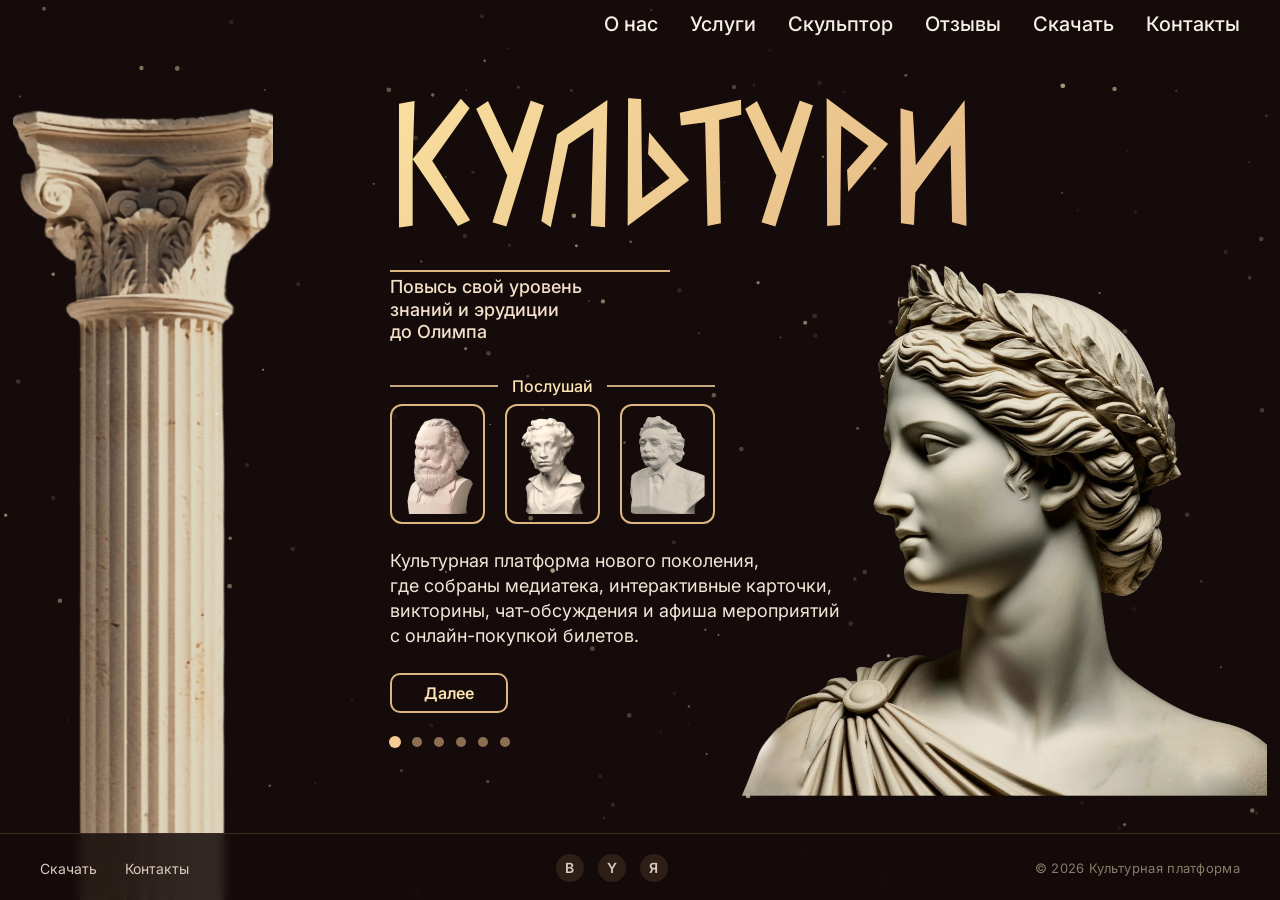
<file: index.html>
<!DOCTYPE html>
<html lang="ru">
<head>
    <meta charset="UTF-8">
    <meta name="viewport" content="width=device-width, initial-scale=1.0, user-scalable=yes">
    <title>Культура | Платформа нового поколения</title>
    <link href="https://fonts.googleapis.com/css2?family=Inter:opsz,wght@14..32,300;400;500;600;700;800&display=swap" rel="stylesheet">
    <style>
        * { margin: 0; padding: 0; box-sizing: border-box; }
        html, body {
            background-color: #150B0A;
            font-family: 'Inter', sans-serif;
            color: #F5EFE6;
            height: 100%;
            overflow: hidden;
        }
        body {
            display: flex;
            flex-direction: column;
            height: 100vh;
            overflow: hidden;
        }
        #stars-canvas {
            position: fixed;
            top: 0;
            left: 0;
            width: 100%;
            height: 100%;
            display: block;
            pointer-events: none;
            z-index: 0;
        }
        .menu {
            position: fixed;
            top: 12px;
            right: 40px;
            display: flex;
            flex-wrap: wrap;
            gap: 2rem;
            list-style: none;
            font-family: 'Inter', sans-serif;
            font-size: 20px;
            font-weight: 500;
            background: transparent;
            padding: 0;
            margin: 0;
            z-index: 100;
        }
        .menu li {
            cursor: pointer;
            transition: color 0.2s;
            white-space: nowrap;
        }
        .menu li a {
            text-decoration: none;
            color: inherit;
        }
        .menu li:hover { color: #FFD996; }
        
        .main-wrapper {
            flex: 1;
            display: flex;
            flex-direction: column;
            overflow: hidden;
            position: relative;
            z-index: 2;
        }

        .pages-container {
            flex: 1;
            display: flex;
            align-items: center;
            justify-content: flex-start;
            max-width: 1400px;
            margin: 0 auto;
            padding: 0 30px;
            width: 100%;
            overflow: hidden;
        }
        .page {
            display: none;
            animation: fadeUp 0.5s ease-out;
            width: 100%;
        }
        .page.active-page { display: block; }
        
        .left-aligned-container {
            width: 710px;
            margin-left: 360px;
            cursor: pointer;
        }
        .cult-title {
            font-family: 'Satyr SP', 'Satyr SP 230', 'Georgia', 'Times New Roman', serif;
            font-size: 180px;
            font-weight: 800;
            line-height: 1;
            letter-spacing: 4px;
            background: linear-gradient(135deg, #F9E0A0, #E0B07F);
            background-clip: text;
            -webkit-background-clip: text;
            color: transparent;
            white-space: nowrap;
        }
        .title-stripe {
            margin-top: 4px;
            margin-bottom: 4px;
            width: 280px;
            height: 2px;
            background: #DDB580;
            border: none;
        }
        .sub-quote-left {
            font-family: 'Inter', sans-serif;
            font-size: 18px;
            font-weight: 500;
            line-height: 1.25;
            color: #F2E0C9;
            white-space: pre-line;
        }
        .listen-divider {
            display: flex;
            align-items: center;
            gap: 8px;
            margin-top: 32px;
            margin-bottom: 8px;
            width: 325px;
            max-width: 100%;
        }
        .listen-divider hr {
            flex-grow: 1;
            height: 2px;
            background: #C6A87F;
            border: none;
        }
        .listen-text {
            font-family: 'Inter', sans-serif;
            font-size: 16px;
            font-weight: 500;
            color: #FFE4B5;
            padding: 0 6px;
            white-space: nowrap;
        }
        .cards-container {
            display: flex;
            flex-wrap: nowrap;
            gap: 20px;
            margin-top: 8px;
            margin-bottom: 24px;
            width: 325px;
            max-width: 100%;
        }
        .culture-card {
            background: transparent;
            border: 2px solid #DDB580;
            border-radius: 12px;
            padding: 8px;
            width: 95px;
            min-height: 120px;
            display: flex;
            flex-direction: column;
            align-items: center;
            justify-content: center;
            transition: transform 0.2s, border-color 0.2s;
            cursor: pointer;
        }
        .culture-card:hover {
            transform: translateY(-4px);
            border-color: #F3CD8A;
        }
        .card-img {
            width: 80px;
            height: 100px;
            border-radius: 8px;
            overflow: hidden;
        }
        .card-img img { width: 100%; height: 100%; object-fit: cover; }
        .quote-block {
            background: #E2D5C2;
            border-radius: 10px;
            padding: 16px;
            max-width: 480px;
            margin-bottom: 24px;
        }
        .quote-inner {
            border: 2px solid #1F110F;
            border-radius: 8px;
            padding: 16px 20px;
            color: #1F110F;
        }
        .quote-text {
            font-size: 18px;
            line-height: 1.4;
            font-weight: 500;
            margin-bottom: 16px;
        }
        .quote-stripe {
            width: 60px;
            height: 2px;
            background: #1F110F;
            margin: 16px 0 12px;
            opacity: 0.4;
        }
        .quote-author {
            font-size: 16px;
            font-weight: 600;
        }
        .platform-description {
            font-family: 'Inter', sans-serif;
            font-size: 18px;
            line-height: 1.4;
            margin-bottom: 24px;
            color: #F2E6D8;
            max-width: 600px;
        }
        .btn-next {
            display: inline-block;
            width: fit-content;
            margin-bottom: 24px;
            background: transparent;
            border: 2px solid #DDB580;
            border-radius: 10px;
            padding: 8px 32px;
            font-family: 'Inter', sans-serif;
            font-size: 1rem;
            font-weight: 600;
            color: #FCE2B4;
            cursor: pointer;
            transition: all 0.25s;
            text-decoration: none;
        }
        .btn-next:hover {
            background: rgba(221, 181, 128, 0.1);
            border-color: #FFDA9E;
        }
        .pagination-dots {
            display: flex;
            justify-content: flex-start;
            gap: 12px;
            margin-bottom: 0;
        }
        .dot {
            width: 10px;
            height: 10px;
            background-color: #8B6F50;
            border-radius: 50%;
            transition: 0.2s;
            cursor: pointer;
        }
        .dot.active {
            background-color: #F5CD94;
            transform: scale(1.2);
        }
        .side-image-left {
            position: fixed;
            left: 1%;
            top: 50%;
            transform: translateY(-40%);
            max-width: 320px;
            z-index: 3;
            opacity: 0.85;
            pointer-events: none;
        }
        .side-image-right {
            position: fixed;
            right: 1%;
            top: 55%;
            transform: translateY(-45%);
            max-width: 700px;
            z-index: 3;
            opacity: 0.9;
            pointer-events: none;
        }
        .side-image-left img, .side-image-right img {
            width: 100%;
            height: auto;
        }

        .site-footer {
            position: relative;
            z-index: 10;
            background: rgba(21, 11, 10, 0.85);
            backdrop-filter: blur(6px);
            border-top: 1px solid #3d2b1f;
            padding: 20px 40px 18px;
            display: flex;
            flex-wrap: wrap;
            justify-content: space-between;
            align-items: center;
            font-size: 14px;
            color: #c6b09a;
            flex-shrink: 0;
            margin-top: auto;
            gap: 16px 30px;
        }
        .footer-nav {
            display: flex;
            flex-wrap: wrap;
            gap: 18px 28px;
            list-style: none;
        }
        .footer-nav a {
            color: #dacbbc;
            text-decoration: none;
            transition: color 0.2s;
            font-weight: 400;
        }
        .footer-nav a:hover {
            color: #FFD996;
        }
        .footer-copy {
            font-size: 13px;
            color: #8a7a68;
            letter-spacing: 0.3px;
        }
        .footer-socials {
            display: flex;
            gap: 14px;
        }
        .footer-socials a {
            display: inline-block;
            width: 28px;
            height: 28px;
            background: #2d1e16;
            border-radius: 50%;
            text-align: center;
            line-height: 28px;
            font-size: 14px;
            font-weight: 600;
            color: #dacbbc;
            text-decoration: none;
            transition: 0.2s;
        }
        .footer-socials a:hover {
            background: #4d3424;
            color: #FFD996;
        }

        @media (max-width: 1400px) {
            .side-image-left { max-width: 260px; }
            .side-image-right { max-width: 550px; }
        }
        @media (max-width: 1000px) {
            .left-aligned-container {
                margin-left: 30px;
                width: auto;
            }
            .menu { right: 20px; font-size: 16px; gap: 1.2rem; }
            .cult-title { font-size: 14vw; white-space: normal; letter-spacing: 2px; }
            .side-image-left { max-width: 180px; }
            .side-image-right { max-width: 380px; }
            .pages-container { padding: 0 20px; }
            .site-footer { flex-direction: column; align-items: flex-start; padding: 16px 20px; gap: 10px; }
            .footer-nav { gap: 12px 20px; }
        }
        @media (max-width: 700px) {
            .left-aligned-container { margin-left: 20px; margin-right: 20px; }
            .menu { position: relative; top: 0; right: auto; justify-content: flex-end; margin-bottom: 0; background: rgba(0,0,0,0.3); border-radius: 40px; padding: 6px 16px; }
            body { overflow-y: auto; height: auto; }
            html { overflow-y: auto; }
            .main-wrapper { overflow-y: auto; }
            .pages-container { align-items: flex-start; padding-top: 20px; height: auto; min-height: calc(100vh - 180px); }
            .side-image-left, .side-image-right { display: none; }
            .site-footer { flex-direction: column; align-items: flex-start; padding: 16px 20px; gap: 10px; }
        }
        @font-face {
            font-family: 'Satyr SP';
            src: url('font/SatyrSP.otf') format('opentype');
            font-weight: 800;
            font-style: normal;
            font-display: swap;
        }
        .fade-up { animation: fadeUp 0.6s ease-out; }
        @keyframes fadeUp {
            from { opacity: 0; transform: translateY(15px); }
            to { opacity: 1; transform: translateY(0); }
        }
    </style>
</head>
<body>
<canvas id="stars-canvas"></canvas>

<div class="side-image-left">
    <img src="images/22.png" alt="декор" onerror="this.src='data:image/svg+xml,%3Csvg%20xmlns%3D%22http%3A%2F%2Fwww.w3.org%2F2000%2Fsvg%22%20viewBox%3D%220%200%20200%20300%22%3E%3Crect%20width%3D%22200%22%20height%3D%22300%22%20fill%3D%22%233d2b1f%22%2F%3E%3C%2Fsvg%3E'">
</div>
<div class="side-image-right">
    <img src="images/1.png" alt="скульптура" onerror="this.src='data:image/svg+xml,%3Csvg%20xmlns%3D%22http%3A%2F%2Fwww.w3.org%2F2000%2Fsvg%22%20viewBox%3D%220%200%20500%20600%22%3E%3Crect%20width%3D%22500%22%20height%3D%22600%22%20fill%3D%22%234d3424%22%2F%3E%3C%2Fsvg%3E'">
</div>

<ul class="menu">
    <li>О нас</li>
    <li><a href="services.html" style="text-decoration: none; color: inherit;">Услуги</a></li>
    <li><a href="sculptor.html" style="text-decoration: none; color: inherit;">Скульптор</a></li>
    <li><a href="reviews.html" style="text-decoration: none; color: inherit;">Отзывы</a></li>
    <li><a href="download.html" style="text-decoration: none; color: inherit;">Скачать</a></li>
    <li><a href="contacts.html" style="text-decoration: none; color: inherit;">Контакты</a></li>
</ul>

<div class="main-wrapper">
    <div class="pages-container">
        <div id="homePage" class="page active-page">
            <div class="left-aligned-container" id="clickToResetArea">
                <h1 class="cult-title">КУЛЬТУРИ</h1>
                <div class="title-stripe"></div>
                <div class="sub-quote-left">Повысь свой уровень<br>знаний и эрудиции<br>до Олимпа</div>
                <div class="listen-divider"><hr><span class="listen-text">Послушай</span><hr></div>
                <div class="cards-container" id="cardsContainer">
                    <div class="culture-card" data-quote="Культура - это мера человечности в человеке" data-author="Карл Маркс">
                        <div class="card-img"><img src="images/Маркс.png" alt="Маркс" onerror="this.src='data:image/svg+xml,%3Csvg%20xmlns%3D%22http%3A%2F%2Fwww.w3.org%2F2000%2Fsvg%22%20viewBox%3D%220%200%2080%20100%22%3E%3Crect%20width%3D%2280%22%20height%3D%22100%22%20fill%3D%22%23997a55%22%2F%3E%3C%2Fsvg%3E'"></div>
                    </div>
                    <div class="culture-card" data-quote="Уважение к минувшему — вот черта, отличающая образованность от дикости" data-author="А.С. Пушкин">
                        <div class="card-img"><img src="images/пушкин.png" alt="Пушкин" onerror="this.src='data:image/svg+xml,%3Csvg%20xmlns%3D%22http%3A%2F%2Fwww.w3.org%2F2000%2Fsvg%22%20viewBox%3D%220%200%2080%20100%22%3E%3Crect%20width%3D%2280%22%20height%3D%22100%22%20fill%3D%22%23997a55%22%2F%3E%3C%2Fsvg%3E'"></div>
                    </div>
                    <div class="culture-card" data-quote="Культура — это не результат обучения в школе, а результат стремления к знаниям на протяжении всей жизни" data-author="Эйнштейн">
                        <div class="card-img"><img src="images/энштейн.png" alt="Эйнштейн" onerror="this.src='data:image/svg+xml,%3Csvg%20xmlns%3D%22http%3A%2F%2Fwww.w3.org%2F2000%2Fsvg%22%20viewBox%3D%220%200%2080%20100%22%3E%3Crect%20width%3D%2280%22%20height%3D%22100%22%20fill%3D%22%23997a55%22%2F%3E%3C%2Fsvg%3E'"></div>
                    </div>
                </div>
                <div id="dynamicBlock" class="platform-description">
                    Культурная платформа нового поколения,<br>
                    где собраны медиатека, интерактивные карточки,<br>
                    викторины, чат-обсуждения и афиша мероприятий<br>
                    с онлайн-покупкой билетов.
                </div>
                <a href="services.html" class="btn-next" id="nextButton">Далее</a>
                <div class="pagination-dots">
                    <div class="dot active"></div><div class="dot"></div><div class="dot"></div>
                    <div class="dot"></div><div class="dot"></div><div class="dot"></div>
                </div>
            </div>
        </div>

        <div id="reviewsPage" class="page"><div class="left-aligned-container"><h2 style="font-size: 48px;">Отзывы</h2><p style="margin-top: 20px; font-size: 20px;">«Платформа изменила мой взгляд на культуру!» — Анна. <br>«Удобно, красиво, познавательно» — Дмитрий.</p></div></div>
        <div id="downloadPage" class="page"><div class="left-aligned-container"><h2 style="font-size: 48px;">Скачать</h2><p style="margin-top: 20px; font-size: 20px;">Мобильное приложение скоро появится в App Store и Google Play. Подпишитесь на уведомления!</p></div></div>
        <div id="contactsPage" class="page"><div class="left-aligned-container"><h2 style="font-size: 48px;">Контакты</h2><p style="margin-top: 20px; font-size: 20px;">Email: hello@culturi.ru<br>Телефон: +7 (495) 123-45-67<br>Telegram: @culturi_support</p></div></div>
    </div>
</div>

<footer class="site-footer">
    <ul class="footer-nav">
        <li><a href="download.html">Скачать</a></li>
        <li><a href="contacts.html">Контакты</a></li>
    </ul>
    <div class="footer-socials">
        <a href="https://vk.com" target="_blank" title="ВК">В</a>
        <a href="https://youtube.com" target="_blank" title="YouTube">Y</a>
        <a href="https://yandex.ru" target="_blank" title="Яндекс">Я</a>
    </div>
    <div class="footer-copy">© 2026 Культурная платформа</div>
</footer>

<script>
    const canvas = document.getElementById('stars-canvas');
    const ctx = canvas.getContext('2d');
    let stars = [];
    const starCount = 200;
    function initStars() {
        stars = [];
        for (let i = 0; i < starCount; i++) {
            stars.push({
                x: Math.random() * canvas.width, y: Math.random() * canvas.height,
                radius: Math.random() * 2 + 0.8, alpha: Math.random() * 0.5 + 0.2,
                speedX: (Math.random() - 0.5) * 0.4, speedY: (Math.random() - 0.5) * 0.2 + 0.15,
                twinkle: Math.random() * 0.05 + 0.01,
            });
        }
    }
    function resizeCanvas() { canvas.width = window.innerWidth; canvas.height = window.innerHeight; initStars(); }
    function drawStars() {
        ctx.clearRect(0, 0, canvas.width, canvas.height);
        ctx.fillStyle = '#150B0A';
        ctx.fillRect(0, 0, canvas.width, canvas.height);
        for (const s of stars) {
            ctx.beginPath();
            ctx.arc(s.x, s.y, s.radius, 0, Math.PI * 2);
            const twinkle = 0.6 + 0.4 * Math.sin(Date.now() * 0.002 * s.twinkle * 10);
            const opacity = Math.min(s.alpha * twinkle, 0.9);
            ctx.fillStyle = `rgba(255, 235, 190, ${opacity})`;
            ctx.fill();
        }
    }
    function updateStars() {
        for (const s of stars) {
            s.x += s.speedX; s.y += s.speedY;
            if (s.x < -20) s.x = canvas.width + 20;
            if (s.x > canvas.width + 20) s.x = -20;
            if (s.y < -20) s.y = canvas.height + 20;
            if (s.y > canvas.height + 20) s.y = -20;
            s.radius = Math.max(0.7, Math.min(2.4, s.radius + (Math.random() - 0.5) * 0.03));
        }
    }
    function animateStars() { updateStars(); drawStars(); requestAnimationFrame(animateStars); }
    window.addEventListener('resize', resizeCanvas);
    resizeCanvas();
    animateStars();

    const pages = {
        home: document.getElementById('homePage'),
        reviews: document.getElementById('reviewsPage'),
        download: document.getElementById('downloadPage'),
        contacts: document.getElementById('contactsPage')
    };
    const menuItems = document.querySelectorAll('.menu li[data-page]');
    function showPage(pageId) {
        Object.values(pages).forEach(page => page.classList.remove('active-page'));
        if (pages[pageId]) pages[pageId].classList.add('active-page');
    }
    menuItems.forEach(item => {
        item.addEventListener('click', () => {
            const pageId = item.getAttribute('data-page');
            if (pageId && pages[pageId]) showPage(pageId);
        });
    });

    const resetArea = document.getElementById('clickToResetArea');
    let dynamicBlock = document.getElementById('dynamicBlock');
    function resetToOriginal() {
        if (dynamicBlock && dynamicBlock.classList.contains('quote-block')) {
            const newDiv = document.createElement('div');
            newDiv.id = 'dynamicBlock';
            newDiv.className = 'platform-description';
            newDiv.innerHTML = `Культурная платформа нового поколения,<br>где собраны медиатека, интерактивные карточки,<br>викторины, чат-обсуждения и афиша мероприятий<br>с онлайн-покупкой билетов.`;
            dynamicBlock.replaceWith(newDiv);
            dynamicBlock = document.getElementById('dynamicBlock');
        }
    }
    function createQuoteBlock(quoteText, authorName) {
        const div = document.createElement('div'); div.className = 'quote-block';
        let formattedQuote = quoteText;
        if (quoteText.includes("Уважение к минувшему")) formattedQuote = "Уважение к минувшему — вот черта,<br>отличающая образованность от дикости";
        else if (quoteText.includes("Культура — это не результат")) formattedQuote = "Культура — это не результат обучения<br>в школе, а результат стремления<br>к знаниям на протяжении всей жизни";
        else if (quoteText.includes("Культура - это мера")) formattedQuote = "Культура - это мера человечности в человеке";
        div.innerHTML = `<div class="quote-inner"><div class="quote-text">${formattedQuote}</div><div class="quote-stripe"></div><div class="quote-author">${authorName}</div></div>`;
        return div;
    }
    const cards = document.querySelectorAll('.culture-card');
    cards.forEach(card => {
        card.addEventListener('click', (e) => {
            e.stopPropagation();
            const quote = card.getAttribute('data-quote');
            const author = card.getAttribute('data-author');
            if (quote && author) {
                const quoteElement = createQuoteBlock(quote, author);
                const currentBlock = document.getElementById('dynamicBlock');
                if (currentBlock) {
                    currentBlock.replaceWith(quoteElement);
                    dynamicBlock = document.getElementById('dynamicBlock');
                    if (!dynamicBlock) { quoteElement.id = 'dynamicBlock'; dynamicBlock = quoteElement; }
                }
            }
        });
    });
    resetArea.addEventListener('click', (e) => {
        if (e.target.closest('.culture-card')) return;
        if (e.target.closest('.btn-next')) return;
        if (e.target.closest('.pagination-dots')) return;
        resetToOriginal();
    });
    
    const dots = document.querySelectorAll('.dot');
    let activeIndex = 0;
    dots.forEach((dot, idx) => {
        dot.addEventListener('click', () => {
            dots.forEach(d => d.classList.remove('active'));
            dot.classList.add('active');
            activeIndex = idx;
        });
    });
    document.querySelector('.left-aligned-container')?.classList.add('fade-up');
</script>
</body>
</html>
</file>
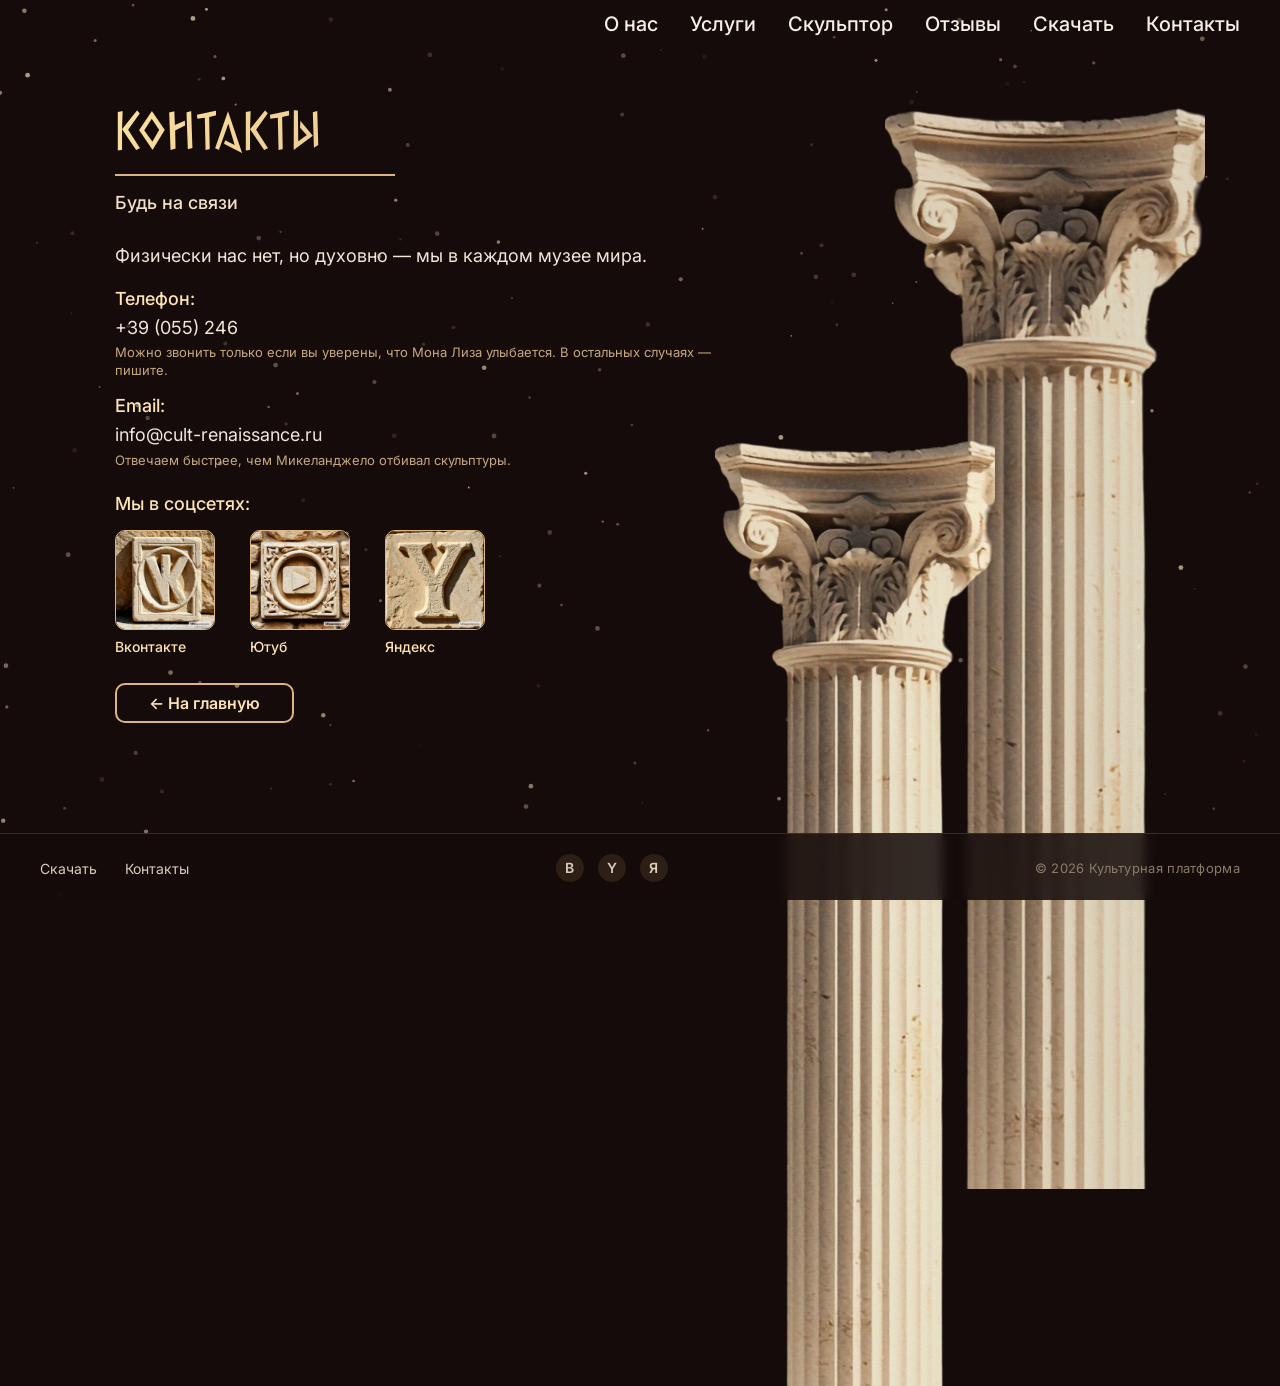
<file: contacts.html>
<!DOCTYPE html>
<html lang="ru">
<head>
    <meta charset="UTF-8">
    <meta name="viewport" content="width=device-width, initial-scale=1.0, user-scalable=yes">
    <title>Контакты | Культурная платформа</title>
    <link href="https://fonts.googleapis.com/css2?family=Inter:opsz,wght@14..32,300;400;500;600;700;800&display=swap" rel="stylesheet">
    <style>
        * { margin: 0; padding: 0; box-sizing: border-box; }
        body {
            background-color: #150B0A;
            font-family: 'Inter', sans-serif;
            color: #F5EFE6;
            overflow: hidden;
            height: 100vh;
            position: relative;
            display: flex;
            flex-direction: column;
        }
        #stars-canvas {
            position: fixed;
            top: 0;
            left: 0;
            width: 100%;
            height: 100%;
            display: block;
            pointer-events: none;
            z-index: 0;
        }
        .menu {
            position: fixed;
            top: 12px;
            right: 40px;
            display: flex;
            flex-wrap: wrap;
            gap: 2rem;
            list-style: none;
            font-family: 'Inter', sans-serif;
            font-size: 20px;
            font-weight: 500;
            background: transparent;
            padding: 0;
            margin: 0;
            z-index: 100;
        }
        .menu li {
            cursor: pointer;
            transition: color 0.2s;
            white-space: nowrap;
        }
        .menu li a {
            text-decoration: none;
            color: inherit;
        }
        .menu li:hover { color: #FFD996; }
        
        .page-container {
            position: relative;
            z-index: 2;
            flex: 1;
            display: flex;
            align-items: center;
            justify-content: space-between;
            max-width: 1600px;
            margin: 0 auto;
            padding: 0 30px;
            gap: 40px;
            min-height: 0;
            height: calc(100vh - 140px);
        }
        
        .contacts-content {
            width: 600px;
            flex-shrink: 0;
            margin-left: 40px;
        }
        
        .right-images {
            position: relative;
            width: 450px;
            height: 100%;
            flex-shrink: 0;
        }
        .right-img-back {
            position: absolute;
            right: 0;
            top: 85px;
            max-width: 320px;
            opacity: 0.85;
            z-index: 1;
        }
        .right-img-front {
            position: absolute;
            left: -40px;
            top: 420px;
            max-width: 280px;
            opacity: 0.9;
            z-index: 2;
        }
        .right-img-back img, .right-img-front img {
            width: 100%;
            height: auto;
            display: block;
        }
        
        .page-title {
            font-family: 'Satyr SP', 'Satyr SP 230', 'Georgia', 'Times New Roman', serif;
            font-size: 56px;
            font-weight: 800;
            line-height: 1;
            letter-spacing: 2px;
            background: linear-gradient(135deg, #F9E0A0, #E0B07F);
            background-clip: text;
            -webkit-background-clip: text;
            color: transparent;
            margin-bottom: 12px;
            margin-top: 20px;
        }
        .title-stripe {
            width: 280px;
            height: 2px;
            background: #DDB580;
            border: none;
            margin-bottom: 16px;
        }
        .subtitle {
            font-family: 'Inter', sans-serif;
            font-size: 18px;
            font-weight: 500;
            line-height: 1.25;
            color: #F2E0C9;
            margin-bottom: 28px;
        }
        
        .description {
            font-family: 'Inter', sans-serif;
            font-size: 18px;
            line-height: 1.4;
            color: #F2E6D8;
            margin-bottom: 20px;
            max-width: 600px;
        }
        
        .contact-section {
            margin-bottom: 16px;
        }
        .contact-label {
            font-family: 'Inter', sans-serif;
            font-size: 18px;
            font-weight: 500;
            color: #FFE4B5;
            margin-bottom: 6px;
        }
        .contact-value {
            font-family: 'Inter', sans-serif;
            font-size: 18px;
            line-height: 1.4;
            color: #F2E6D8;
        }
        .contact-value small {
            font-size: 13px;
            color: #C6A87F;
            display: block;
            margin-top: 3px;
        }
        
        .social-section {
            margin-top: 24px;
            margin-bottom: 28px;
        }
        .social-label {
            font-family: 'Inter', sans-serif;
            font-size: 18px;
            font-weight: 500;
            color: #FFE4B5;
            margin-bottom: 16px;
        }
        .social-grid {
            display: flex;
            gap: 35px;
            flex-wrap: wrap;
        }
        .social-item {
            text-align: left;
            cursor: pointer;
            transition: transform 0.2s;
        }
        .social-item:hover {
            transform: translateY(-5px);
        }
        .social-img {
            width: 100px;
            height: 100px;
            border-radius: 10px;
            object-fit: cover;
            border: 1px solid #DDB580;
            transition: border-color 0.2s;
            display: block;
        }
        .social-item:hover .social-img {
            border-color: #FFDA9E;
        }
        .social-name {
            font-family: 'Inter', sans-serif;
            font-size: 14px;
            font-weight: 500;
            color: #FCE2B4;
            margin-top: 8px;
            text-align: left;
        }
        
        .btn-back {
            display: inline-block;
            width: fit-content;
            margin-top: 0;
            margin-bottom: 24px;
            background: transparent;
            border: 2px solid #DDB580;
            border-radius: 10px;
            padding: 8px 32px;
            font-family: 'Inter', sans-serif;
            font-size: 1rem;
            font-weight: 600;
            color: #FCE2B4;
            cursor: pointer;
            transition: all 0.25s;
            text-decoration: none;
        }
        .btn-back:hover {
            background: rgba(221, 181, 128, 0.1);
            border-color: #FFDA9E;
        }
        
        .site-footer {
            position: relative;
            z-index: 10;
            background: rgba(21, 11, 10, 0.85);
            backdrop-filter: blur(6px);
            border-top: 1px solid #3d2b1f;
            padding: 20px 40px 18px;
            display: flex;
            flex-wrap: wrap;
            justify-content: space-between;
            align-items: center;
            font-size: 14px;
            color: #c6b09a;
            flex-shrink: 0;
            margin-top: auto;
            gap: 16px 30px;
        }
        .footer-nav {
            display: flex;
            flex-wrap: wrap;
            gap: 18px 28px;
            list-style: none;
        }
        .footer-nav a {
            color: #dacbbc;
            text-decoration: none;
            transition: color 0.2s;
            font-weight: 400;
        }
        .footer-nav a:hover {
            color: #FFD996;
        }
        .footer-copy {
            font-size: 13px;
            color: #8a7a68;
            letter-spacing: 0.3px;
        }
        .footer-socials {
            display: flex;
            gap: 14px;
        }
        .footer-socials a {
            display: inline-block;
            width: 28px;
            height: 28px;
            background: #2d1e16;
            border-radius: 50%;
            text-align: center;
            line-height: 28px;
            font-size: 14px;
            font-weight: 600;
            color: #dacbbc;
            text-decoration: none;
            transition: 0.2s;
        }
        .footer-socials a:hover {
            background: #4d3424;
            color: #FFD996;
        }
        
        @media (max-width: 1200px) {
            .right-images { width: 350px; }
            .right-img-back { max-width: 250px; top: 70px; }
            .right-img-front { max-width: 220px; left: -20px; top: 380px; }
        }
        @media (max-width: 1000px) {
            .page-container { flex-direction: column; align-items: flex-start; overflow-y: auto; height: auto; min-height: calc(100vh - 200px); padding: 80px 20px 20px; }
            body { overflow-y: auto; height: auto; }
            .contacts-content { width: 100%; margin-left: 0; }
            .right-images { display: none; }
            .menu { right: 20px; font-size: 16px; gap: 1.2rem; }
            .page-title { font-size: 8vw; white-space: normal; }
            .site-footer { flex-direction: column; align-items: flex-start; padding: 16px 20px; gap: 10px; }
            .footer-nav { gap: 12px 20px; }
        }
        @media (max-width: 700px) {
            .menu { position: relative; top: 0; right: auto; justify-content: flex-end; margin-bottom: 0; background: rgba(0,0,0,0.3); border-radius: 40px; padding: 6px 16px; }
            .page-container { padding-top: 20px; }
        }
        @font-face {
            font-family: 'Satyr SP';
            src: url('font/SatyrSP.otf') format('opentype');
            font-weight: 800;
            font-style: normal;
            font-display: swap;
        }
    </style>
</head>
<body>
    <canvas id="stars-canvas"></canvas>

    <ul class="menu">
        <li><a href="index.html">О нас</a></li>
        <li><a href="services.html">Услуги</a></li>
        <li><a href="sculptor.html">Скульптор</a></li>
        <li><a href="reviews.html">Отзывы</a></li>
        <li><a href="download.html">Скачать</a></li>
        <li>Контакты</li>
    </ul>

    <div class="page-container">
        <div class="contacts-content">
            <h1 class="page-title">Контакты</h1>
            <div class="title-stripe"></div>
            <div class="subtitle">Будь на связи</div>
            
            <div class="description">
                Физически нас нет, но духовно — мы в каждом музее мира.
            </div>
            
            <div class="contact-section">
                <div class="contact-label">Телефон:</div>
                <div class="contact-value">
                    +39 (055) 246
                    <small>Можно звонить только если вы уверены, что Мона Лиза улыбается. В остальных случаях — пишите.</small>
                </div>
            </div>
            
            <div class="contact-section">
                <div class="contact-label">Email:</div>
                <div class="contact-value">
                    info@cult-renaissance.ru
                    <small>Отвечаем быстрее, чем Микеланджело отбивал скульптуры.</small>
                </div>
            </div>
            
            <div class="social-section">
                <div class="social-label">Мы в соцсетях:</div>
                <div class="social-grid">
                    <div class="social-item" onclick="window.open('https://vk.com', '_blank')">
                        <img class="social-img" src="images/вк.jfif" alt="Вконтакте" onerror="this.src='data:image/svg+xml,%3Csvg%20xmlns%3D%22http%3A%2F%2Fwww.w3.org%2F2000%2Fsvg%22%20viewBox%3D%220%200%20100%20100%22%3E%3Crect%20width%3D%22100%22%20height%3D%22100%22%20fill%3D%22%233d2b1f%22%2F%3E%3C%2Fsvg%3E'">
                        <div class="social-name">Вконтакте</div>
                    </div>
                    <div class="social-item" onclick="window.open('https://youtube.com', '_blank')">
                        <img class="social-img" src="images/ютуб.jfif" alt="Ютуб" onerror="this.src='data:image/svg+xml,%3Csvg%20xmlns%3D%22http%3A%2F%2Fwww.w3.org%2F2000%2Fsvg%22%20viewBox%3D%220%200%20100%20100%22%3E%3Crect%20width%3D%22100%22%20height%3D%22100%22%20fill%3D%22%233d2b1f%22%2F%3E%3C%2Fsvg%3E'">
                        <div class="social-name">Ютуб</div>
                    </div>
                    <div class="social-item" onclick="window.open('https://yandex.ru', '_blank')">
                        <img class="social-img" src="images/яндекс.jfif" alt="Яндекс" onerror="this.src='data:image/svg+xml,%3Csvg%20xmlns%3D%22http%3A%2F%2Fwww.w3.org%2F2000%2Fsvg%22%20viewBox%3D%220%200%20100%20100%22%3E%3Crect%20width%3D%22100%22%20height%3D%22100%22%20fill%3D%22%233d2b1f%22%2F%3E%3C%2Fsvg%3E'">
                        <div class="social-name">Яндекс</div>
                    </div>
                </div>
            </div>
            
            <a href="index.html" class="btn-back">← На главную</a>
        </div>
        
        <div class="right-images">
            <div class="right-img-back">
                <img src="images/22.png" alt="декор задний" onerror="this.src='data:image/svg+xml,%3Csvg%20xmlns%3D%22http%3A%2F%2Fwww.w3.org%2F2000%2Fsvg%22%20viewBox%3D%220%200%20320%20400%22%3E%3Crect%20width%3D%22320%22%20height%3D%22400%22%20fill%3D%22%233d2b1f%22%2F%3E%3C%2Fsvg%3E'">
            </div>
            <div class="right-img-front">
                <img src="images/22.png" alt="декор передний" onerror="this.src='data:image/svg+xml,%3Csvg%20xmlns%3D%22http%3A%2F%2Fwww.w3.org%2F2000%2Fsvg%22%20viewBox%3D%220%200%20280%20360%22%3E%3Crect%20width%3D%22280%22%20height%3D%22360%22%20fill%3D%22%234d3424%22%2F%3E%3C%2Fsvg%3E'">
            </div>
        </div>
    </div>

    <!-- FOOTER -->
    <footer class="site-footer">
        <ul class="footer-nav">
            <li><a href="download.html">Скачать</a></li>
            <li><a href="contacts.html">Контакты</a></li>
        </ul>
        <div class="footer-socials">
            <a href="https://vk.com" target="_blank" title="ВК">В</a>
            <a href="https://youtube.com" target="_blank" title="YouTube">Y</a>
            <a href="https://yandex.ru" target="_blank" title="Яндекс">Я</a>
        </div>
        <div class="footer-copy">© 2026 Культурная платформа</div>
    </footer>

    <script>
        const canvas = document.getElementById('stars-canvas');
        const ctx = canvas.getContext('2d');
        let stars = [];
        const starCount = 200;
        function initStars() {
            stars = [];
            for (let i = 0; i < starCount; i++) {
                stars.push({
                    x: Math.random() * canvas.width, y: Math.random() * canvas.height,
                    radius: Math.random() * 2 + 0.8, alpha: Math.random() * 0.5 + 0.2,
                    speedX: (Math.random() - 0.5) * 0.4, speedY: (Math.random() - 0.5) * 0.2 + 0.15,
                    twinkle: Math.random() * 0.05 + 0.01,
                });
            }
        }
        function resizeCanvas() { canvas.width = window.innerWidth; canvas.height = window.innerHeight; initStars(); }
        function drawStars() {
            ctx.clearRect(0, 0, canvas.width, canvas.height);
            ctx.fillStyle = '#150B0A';
            ctx.fillRect(0, 0, canvas.width, canvas.height);
            for (const s of stars) {
                ctx.beginPath();
                ctx.arc(s.x, s.y, s.radius, 0, Math.PI * 2);
                const twinkle = 0.6 + 0.4 * Math.sin(Date.now() * 0.002 * s.twinkle * 10);
                const opacity = Math.min(s.alpha * twinkle, 0.9);
                ctx.fillStyle = `rgba(255, 235, 190, ${opacity})`;
                ctx.fill();
            }
        }
        function updateStars() {
            for (const s of stars) {
                s.x += s.speedX; s.y += s.speedY;
                if (s.x < -20) s.x = canvas.width + 20;
                if (s.x > canvas.width + 20) s.x = -20;
                if (s.y < -20) s.y = canvas.height + 20;
                if (s.y > canvas.height + 20) s.y = -20;
                s.radius = Math.max(0.7, Math.min(2.4, s.radius + (Math.random() - 0.5) * 0.03));
            }
        }
        function animateStars() { updateStars(); drawStars(); requestAnimationFrame(animateStars); }
        window.addEventListener('resize', resizeCanvas);
        resizeCanvas();
        animateStars();
    </script>
</body>
</html>
</file>
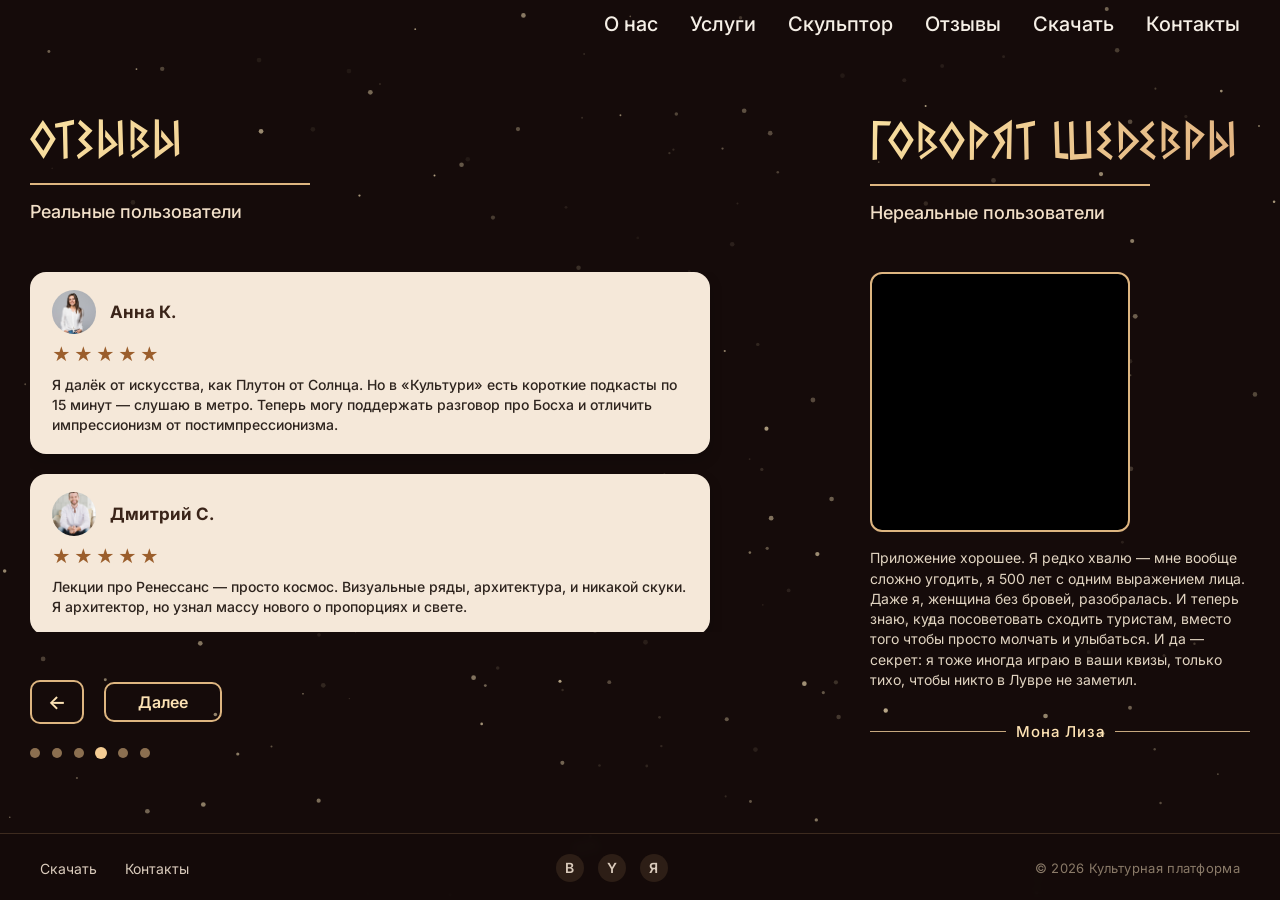
<file: reviews.html>
<!DOCTYPE html>
<html lang="ru">
<head>
    <meta charset="UTF-8">
    <meta name="viewport" content="width=device-width, initial-scale=1.0, user-scalable=yes">
    <title>Отзывы | Культурная платформа</title>
    <link href="https://fonts.googleapis.com/css2?family=Inter:opsz,wght@14..32,300;400;500;600;700;800&display=swap" rel="stylesheet">
    <style>
        * { margin: 0; padding: 0; box-sizing: border-box; }
        html, body {
            background-color: #150B0A;
            font-family: 'Inter', sans-serif;
            color: #F5EFE6;
            height: 100%;
        }
        body {
            display: flex;
            flex-direction: column;
            height: 100vh;
            overflow: hidden;
        }
        #stars-canvas {
            position: fixed;
            top: 0;
            left: 0;
            width: 100%;
            height: 100%;
            display: block;
            pointer-events: none;
            z-index: 0;
        }
        .menu {
            position: fixed;
            top: 12px;
            right: 40px;
            display: flex;
            flex-wrap: wrap;
            gap: 2rem;
            list-style: none;
            font-family: 'Inter', sans-serif;
            font-size: 20px;
            font-weight: 500;
            background: transparent;
            padding: 0;
            margin: 0;
            z-index: 100;
        }
        .menu li {
            cursor: pointer;
            transition: color 0.2s;
            white-space: nowrap;
        }
        .menu li a {
            text-decoration: none;
            color: inherit;
        }
        .menu li:hover { color: #FFD996; }
        
        .main-wrapper {
            flex: 1;
            display: flex;
            flex-direction: column;
            overflow: hidden;
            position: relative;
            z-index: 2;
        }
        
        .page-container {
            flex: 1;
            display: flex;
            align-items: center;
            justify-content: space-between;
            max-width: 1600px;
            margin: 0 auto;
            padding: 0 30px;
            gap: 40px;
            width: 100%;
            overflow: hidden;
        }
        
        .services-content {
            width: 692px;
            flex-shrink: 0;
        }
        
        .right-sidebar {
            width: 420px;
            flex-shrink: 0;
            display: flex;
            flex-direction: column;
            gap: 0;
        }
        
        .left-content-wrapper {
            margin-top: 40px;
        }
        
        .right-content-wrapper {
            margin-top: 40px;
        }
        
        .right-title {
            font-family: 'Satyr SP', 'Satyr SP 230', 'Georgia', 'Times New Roman', serif;
            font-size: 56px;
            font-weight: 800;
            line-height: 1;
            letter-spacing: 2px;
            background: linear-gradient(135deg, #F9E0A0, #E0B07F);
            background-clip: text;
            -webkit-background-clip: text;
            color: transparent;
            margin-bottom: 12px;
        }
        .right-stripe {
            width: 280px;
            height: 2px;
            background: #DDB580;
            border: none;
            margin-bottom: 16px;
        }
        .right-sub {
            font-family: 'Inter', sans-serif;
            font-size: 18px;
            font-weight: 500;
            line-height: 1.25;
            color: #F2E0C9;
            margin-bottom: 48px;
        }
        
        .video-square {
            width: 280px;
            height: 280px;
            border-radius: 12px;
            border: 2px solid #DDB580;
            overflow: hidden;
            background: #000;
            margin-bottom: 16px;
            position: relative;
        }
        .video-square iframe {
            width: 100%;
            height: 100%;
            border: none;
            display: block;
        }
        .video-caption {
            font-family: 'Inter', sans-serif;
            font-size: 14px;
            line-height: 1.45;
            color: #E2D5C2;
            margin-bottom: 32px;
        }
        
        .double-line {
            display: flex;
            align-items: center;
            gap: 10px;
            margin: 0 0 16px 0;
        }
        .double-line hr {
            flex-grow: 1;
            height: 1px;
            background: #C6A87F;
            border: none;
        }
        .double-line span {
            font-family: 'Inter', sans-serif;
            font-size: 15px;
            font-weight: 500;
            color: #FFE4B5;
            letter-spacing: 1px;
            white-space: nowrap;
        }
        
        .weekly-title {
            font-family: 'Satyr SP', 'Satyr SP 230', 'Georgia', 'Times New Roman', serif;
            font-size: 56px;
            font-weight: 800;
            line-height: 1;
            letter-spacing: 2px;
            background: linear-gradient(135deg, #F9E0A0, #E0B07F);
            background-clip: text;
            -webkit-background-clip: text;
            color: transparent;
            margin-bottom: 12px;
        }
        .title-stripe {
            width: 280px;
            height: 2px;
            background: #DDB580;
            border: none;
            margin-bottom: 16px;
        }
        .sub-labels {
            font-family: 'Inter', sans-serif;
            font-size: 18px;
            font-weight: 500;
            line-height: 1.25;
            color: #F2E0C9;
            margin-bottom: 48px;
        }
        
        .reviews-block {
            width: 100%;
            margin-bottom: 48px;
        }
        .reviews-scroll {
            max-height: 360px;
            overflow-y: auto;
            padding-right: 12px;
            display: flex;
            flex-direction: column;
            gap: 20px;
            scrollbar-width: thin;
            scrollbar-color: #DDB580 #2A1A16;
        }
        .reviews-scroll::-webkit-scrollbar {
            width: 6px;
        }
        .reviews-scroll::-webkit-scrollbar-track {
            background: #2A1A16;
            border-radius: 8px;
        }
        .reviews-scroll::-webkit-scrollbar-thumb {
            background: #DDB580;
            border-radius: 8px;
        }
        .reviews-scroll::-webkit-scrollbar-button {
            display: none;
        }
        
        .review-card {
            background: #F5E8D9;
            border-radius: 16px;
            padding: 18px 22px;
            transition: transform 0.2s, box-shadow 0.2s;
            color: #2D1F15;
            box-shadow: 0 6px 14px rgba(0,0,0,0.2);
        }
        .review-card:hover {
            transform: translateY(-3px);
            box-shadow: 0 12px 22px rgba(0,0,0,0.3);
        }
        .review-header {
            display: flex;
            align-items: center;
            gap: 14px;
            margin-bottom: 10px;
        }
        .avatar-circle {
            width: 44px;
            height: 44px;
            border-radius: 50%;
            background: #C8AD8A;
            display: flex;
            align-items: center;
            justify-content: center;
            overflow: hidden;
            flex-shrink: 0;
        }
        .avatar-img {
            width: 100%;
            height: 100%;
            object-fit: cover;
        }
        .reviewer-name {
            font-family: 'Inter', sans-serif;
            font-size: 17px;
            font-weight: 700;
            color: #3A2419;
        }
        .stars {
            display: flex;
            gap: 3px;
            margin-bottom: 10px;
        }
        .star {
            font-size: 18px;
            color: #9B5E2C;
        }
        .review-text {
            font-family: 'Inter', sans-serif;
            font-size: 14px;
            line-height: 1.45;
            color: #2E241E;
            font-weight: 500;
        }
        
        /* Навигационная панель с кнопками */
        .nav-buttons {
            display: flex;
            align-items: center;
            gap: 20px;
            margin-top: 32px;
            margin-bottom: 24px;
        }

        .btn-prev {
            display: inline-flex;
            align-items: center;
            justify-content: center;
            background: transparent;
            border: 2px solid #DDB580;
            border-radius: 10px;
            padding: 8px 16px;
            font-family: 'Inter', sans-serif;
            font-size: 1.2rem;
            font-weight: 600;
            color: #FCE2B4;
            cursor: pointer;
            transition: all 0.25s;
            text-decoration: none;
            min-width: 48px;
        }
        .btn-prev:hover {
            background: rgba(221, 181, 128, 0.1);
            border-color: #FFDA9E;
        }

        .btn-next {
            display: inline-block;
            width: fit-content;
            background: transparent;
            border: 2px solid #DDB580;
            border-radius: 10px;
            padding: 8px 32px;
            font-family: 'Inter', sans-serif;
            font-size: 1rem;
            font-weight: 600;
            color: #FCE2B4;
            cursor: pointer;
            transition: all 0.25s;
            text-decoration: none;
        }
        .btn-next:hover {
            background: rgba(221, 181, 128, 0.1);
            border-color: #FFDA9E;
        }
        
        .pagination-dots {
            display: flex;
            justify-content: flex-start;
            gap: 12px;
            margin-bottom: 0;
        }
        .dot {
            width: 10px;
            height: 10px;
            background-color: #8B6F50;
            border-radius: 50%;
            transition: 0.2s;
            cursor: pointer;
        }
        .dot.active {
            background-color: #F5CD94;
            transform: scale(1.2);
        }

        .site-footer {
            position: relative;
            z-index: 10;
            background: rgba(21, 11, 10, 0.85);
            backdrop-filter: blur(6px);
            border-top: 1px solid #3d2b1f;
            padding: 20px 40px 18px;
            display: flex;
            flex-wrap: wrap;
            justify-content: space-between;
            align-items: center;
            font-size: 14px;
            color: #c6b09a;
            flex-shrink: 0;
            margin-top: auto;
            gap: 16px 30px;
        }
        .footer-nav {
            display: flex;
            flex-wrap: wrap;
            gap: 18px 28px;
            list-style: none;
        }
        .footer-nav a {
            color: #dacbbc;
            text-decoration: none;
            transition: color 0.2s;
            font-weight: 400;
        }
        .footer-nav a:hover {
            color: #FFD996;
        }
        .footer-copy {
            font-size: 13px;
            color: #8a7a68;
            letter-spacing: 0.3px;
        }
        .footer-socials {
            display: flex;
            gap: 14px;
        }
        .footer-socials a {
            display: inline-block;
            width: 28px;
            height: 28px;
            background: #2d1e16;
            border-radius: 50%;
            text-align: center;
            line-height: 28px;
            font-size: 14px;
            font-weight: 600;
            color: #dacbbc;
            text-decoration: none;
            transition: 0.2s;
        }
        .footer-socials a:hover {
            background: #4d3424;
            color: #FFD996;
        }
        
        @media (max-width: 1300px) {
            .page-container { gap: 30px; }
            .right-sidebar { width: 380px; }
            .video-square { width: 260px; height: 260px; }
        }
        @media (max-width: 1100px) {
            .page-container { 
                flex-direction: column; 
                align-items: flex-start; 
                overflow-y: auto; 
                height: auto; 
                padding: 100px 20px 40px;
            }
            body { overflow-y: auto; height: auto; }
            html { overflow-y: auto; }
            .main-wrapper { overflow-y: auto; }
            .services-content { width: 100%; }
            .right-sidebar { width: 100%; margin-top: 60px; }
            .reviews-scroll { max-height: 400px; }
            .video-square { width: 280px; height: 280px; }
            .left-content-wrapper { margin-top: 40px; }
            .right-content-wrapper { margin-top: 40px; }
            .site-footer { flex-direction: column; align-items: flex-start; padding: 16px 20px; gap: 10px; }
            .footer-nav { gap: 12px 20px; }
            .nav-buttons {
                justify-content: center;
                width: 100%;
            }
        }
        @media (max-width: 700px) {
            .menu { position: relative; top: 0; right: auto; justify-content: flex-end; margin-bottom: 20px; background: rgba(0,0,0,0.3); border-radius: 40px; padding: 6px 16px; }
            .weekly-title { font-size: 42px; }
            .sub-labels { font-size: 16px; margin-bottom: 32px; }
            .reviews-block { margin-bottom: 32px; }
            .btn-next { margin-top: 0; margin-bottom: 0; }
            .right-title { font-size: 42px; }
            .right-sub { font-size: 16px; margin-bottom: 32px; }
            .right-stripe { width: 220px; }
            .video-square { width: 240px; height: 240px; }
            .left-content-wrapper { margin-top: 40px; }
            .right-content-wrapper { margin-top: 40px; }
            .nav-buttons {
                margin-top: 24px;
                margin-bottom: 20px;
            }
            .site-footer { flex-direction: column; align-items: flex-start; padding: 16px 20px; gap: 10px; }
        }
        
        @font-face {
            font-family: 'Satyr SP';
            src: url('font/SatyrSP.otf') format('opentype');
            font-weight: 800;
            font-style: normal;
            font-display: swap;
        }
    </style>
</head>
<body>
    <canvas id="stars-canvas"></canvas>

    <ul class="menu">
        <li><a href="index.html">О нас</a></li>
        <li><a href="services.html">Услуги</a></li>
        <li><a href="sculptor.html">Скульптор</a></li>
        <li>Отзывы</li>
        <li><a href="download.html">Скачать</a></li>
        <li><a href="contacts.html">Контакты</a></li>
    </ul>

    <div class="main-wrapper">
        <div class="page-container">
            <div class="services-content">
                <div class="left-content-wrapper">
                    <h1 class="weekly-title">Отзывы</h1>
                    <div class="title-stripe"></div>
                    <div class="sub-labels">Реальные пользователи</div>
                    
                    <div class="reviews-block">
                        <div class="reviews-scroll">
                            <div class="review-card">
                                <div class="review-header">
                                    <div class="avatar-circle">
                                        <img class="avatar-img" src="images/ч6.jpg" alt="Анна" onerror="this.src='data:image/svg+xml,%3Csvg xmlns='http://www.w3.org/2000/svg' viewBox='0 0 100 100'%3E%3Ccircle cx='50' cy='50' r='50' fill='%23B97F4B'/%3E%3Ctext x='50' y='68' font-size='44' fill='%23FEF0DA' text-anchor='middle' font-weight='bold'%3EА%3C/text%3E%3C/svg%3E'">
                                    </div>
                                    <span class="reviewer-name">Анна К.</span>
                                </div>
                                <div class="stars"><span class="star">★</span><span class="star">★</span><span class="star">★</span><span class="star">★</span><span class="star">★</span></div>
                                <div class="review-text">Я далёк от искусства, как Плутон от Солнца. Но в «Культури» есть короткие подкасты по 15 минут — слушаю в метро. Теперь могу поддержать разговор про Босха и отличить импрессионизм от постимпрессионизма.</div>
                            </div>
                            <div class="review-card">
                                <div class="review-header">
                                    <div class="avatar-circle">
                                        <img class="avatar-img" src="images/ч3.jpg" alt="Дмитрий" onerror="this.src='data:image/svg+xml,%3Csvg xmlns='http://www.w3.org/2000/svg' viewBox='0 0 100 100'%3E%3Ccircle cx='50' cy='50' r='50' fill='%239C6740'/%3E%3Ctext x='50' y='68' font-size='44' fill='%23FEF0DA' text-anchor='middle' font-weight='bold'%3EД%3C/text%3E%3C/svg%3E'">
                                    </div>
                                    <span class="reviewer-name">Дмитрий С.</span>
                                </div>
                                <div class="stars"><span class="star">★</span><span class="star">★</span><span class="star">★</span><span class="star">★</span><span class="star">★</span></div>
                                <div class="review-text">Лекции про Ренессанс — просто космос. Визуальные ряды, архитектура, и никакой скуки. Я архитектор, но узнал массу нового о пропорциях и свете.</div>
                            </div>
                            <div class="review-card">
                                <div class="review-header">
                                    <div class="avatar-circle">
                                        <img class="avatar-img" src="images/ч5.jpg" alt="Елена" onerror="this.src='data:image/svg+xml,%3Csvg xmlns='http://www.w3.org/2000/svg' viewBox='0 0 100 100'%3E%3Ccircle cx='50' cy='50' r='50' fill='%23AD7450'/%3E%3Ctext x='50' y='68' font-size='44' fill='%23FEF0DA' text-anchor='middle' font-weight='bold'%3EЕ%3C/text%3E%3C/svg%3E'">
                                    </div>
                                    <span class="reviewer-name">Елена М.</span>
                                </div>
                                <div class="stars"><span class="star">★</span><span class="star">★</span><span class="star">★</span><span class="star">★</span><span class="star">★</span></div>
                                <div class="review-text">Обожаю раздел «Скульптура вне времени». Микеланджело, Канова, Роден — рассказывают так, будто сами держали резец. Вдохновляет!</div>
                            </div>
                            <div class="review-card">
                                <div class="review-header">
                                    <div class="avatar-circle">
                                        <img class="avatar-img" src="images/ч4.webp" alt="Игорь" onerror="this.src='data:image/svg+xml,%3Csvg xmlns='http://www.w3.org/2000/svg' viewBox='0 0 100 100'%3E%3Ccircle cx='50' cy='50' r='50' fill='%238E5E3C'/%3E%3Ctext x='50' y='68' font-size='44' fill='%23FEF0DA' text-anchor='middle' font-weight='bold'%3EИ%3C/text%3E%3C/svg%3E'">
                                    </div>
                                    <span class="reviewer-name">Игорь П.</span>
                                </div>
                                <div class="stars"><span class="star">★</span><span class="star">★</span><span class="star">★</span><span class="star">★</span><span class="star">★</span></div>
                                <div class="review-text">Раньше искусство для меня было чем-то далёким, а теперь с удовольствием хожу по выставкам. Спасибо за тесты — проверяешь себя.</div>
                            </div>
                            <div class="review-card">
                                <div class="review-header">
                                    <div class="avatar-circle">
                                        <img class="avatar-img" src="images/ч8.webp" alt="Мария" onerror="this.src='data:image/svg+xml,%3Csvg xmlns='http://www.w3.org/2000/svg' viewBox='0 0 100 100'%3E%3Ccircle cx='50' cy='50' r='50' fill='%23BB8260'/%3E%3Ctext x='50' y='68' font-size='44' fill='%23FEF0DA' text-anchor='middle' font-weight='bold'%3EМ%3C/text%3E%3C/svg%3E'">
                                    </div>
                                    <span class="reviewer-name">Мария В.</span>
                                </div>
                                <div class="stars"><span class="star">★</span><span class="star">★</span><span class="star">★</span><span class="star">★</span><span class="star">★</span></div>
                                <div class="review-text">Подкасты спасают в пробках. Очень качественный звук, голос лектора. Уже 4 месяца с вами — искусство стало ближе, чем утренний кофе.</div>
                            </div>
                            <div class="review-card">
                                <div class="review-header">
                                    <div class="avatar-circle">
                                        <img class="avatar-img" src="images/ч7.jpg" alt="Алексей" onerror="this.src='data:image/svg+xml,%3Csvg xmlns='http://www.w3.org/2000/svg' viewBox='0 0 100 100'%3E%3Ccircle cx='50' cy='50' r='50' fill='%23A8724C'/%3E%3Ctext x='50' y='68' font-size='44' fill='%23FEF0DA' text-anchor='middle' font-weight='bold'%3EА%3C/text%3E%3C/svg%3E'">
                                    </div>
                                    <span class="reviewer-name">Алексей Н.</span>
                                </div>
                                <div class="stars"><span class="star">★</span><span class="star">★</span><span class="star">★</span><span class="star">★</span><span class="star">★</span></div>
                                <div class="review-text">Приятно удивлён глубиной материалов по русскому авангарду. Малевич, Кандинский, Татлин — всё разложено по полочкам. Уже скачал приложение.</div>
                            </div>
                        </div>
                    </div>
                </div>
                
                <div class="nav-buttons">
                    <a href="services.html" class="btn-prev">←</a>
                    <a href="download.html" class="btn-next">Далее</a>
                </div>
                <div class="pagination-dots">
                    <div class="dot"></div>
                    <div class="dot"></div>
                    <div class="dot"></div>
                    <div class="dot active"></div>
                    <div class="dot"></div>
                    <div class="dot"></div>
                </div>
            </div>
            
            <div class="right-sidebar">
                <div class="right-content-wrapper">
                    <h2 class="right-title">Говорят шедевры</h2>
                    <div class="right-stripe"></div>
                    <div class="right-sub">Нереальные пользователи</div>
                    
                    <div class="video-square">
                        <iframe 
                            src="https://www.youtube.com/embed/8zdXzQaxIqk" 
                            title="Эпоха Возрождения за 10 минут"
                            frameborder="0" 
                            allow="accelerometer; autoplay; clipboard-write; encrypted-media; gyroscope; picture-in-picture; web-share" 
                            allowfullscreen>
                        </iframe>
                    </div>
                    
                    <div class="video-caption">
                        Приложение хорошее. Я редко хвалю — мне вообще сложно угодить, я 500 лет с одним выражением лица. Даже я, женщина без бровей, разобралась. 
                        И теперь знаю, куда посоветовать сходить туристам, вместо того чтобы просто молчать и улыбаться. 
                        И да — секрет: я тоже иногда играю в ваши квизы, только тихо, чтобы никто в Лувре не заметил.
                    </div>
                </div>
                
                <div class="double-line">
                    <hr>
                    <span>Мона Лиза</span>
                    <hr>
                </div>
            </div>
        </div>
    </div>

    <!-- FOOTER -->
    <footer class="site-footer">
        <ul class="footer-nav">
            <li><a href="download.html">Скачать</a></li>
            <li><a href="contacts.html">Контакты</a></li>
        </ul>
        <div class="footer-socials">
            <a href="https://vk.com" target="_blank" title="ВК">В</a>
            <a href="https://youtube.com" target="_blank" title="YouTube">Y</a>
            <a href="https://yandex.ru" target="_blank" title="Яндекс">Я</a>
        </div>
        <div class="footer-copy">© 2026 Культурная платформа</div>
    </footer>

    <script>
        const canvas = document.getElementById('stars-canvas');
        const ctx = canvas.getContext('2d');
        let stars = [];
        const starCount = 200;
        function initStars() {
            stars = [];
            for (let i = 0; i < starCount; i++) {
                stars.push({
                    x: Math.random() * canvas.width, y: Math.random() * canvas.height,
                    radius: Math.random() * 2 + 0.8, alpha: Math.random() * 0.5 + 0.2,
                    speedX: (Math.random() - 0.5) * 0.4, speedY: (Math.random() - 0.5) * 0.2 + 0.15,
                    twinkle: Math.random() * 0.05 + 0.01,
                });
            }
        }
        function resizeCanvas() { canvas.width = window.innerWidth; canvas.height = window.innerHeight; initStars(); }
        function drawStars() {
            ctx.clearRect(0, 0, canvas.width, canvas.height);
            ctx.fillStyle = '#150B0A';
            ctx.fillRect(0, 0, canvas.width, canvas.height);
            for (const s of stars) {
                ctx.beginPath();
                ctx.arc(s.x, s.y, s.radius, 0, Math.PI * 2);
                const twinkle = 0.6 + 0.4 * Math.sin(Date.now() * 0.002 * s.twinkle * 10);
                const opacity = Math.min(s.alpha * twinkle, 0.9);
                ctx.fillStyle = `rgba(255, 235, 190, ${opacity})`;
                ctx.fill();
            }
        }
        function updateStars() {
            for (const s of stars) {
                s.x += s.speedX; s.y += s.speedY;
                if (s.x < -20) s.x = canvas.width + 20;
                if (s.x > canvas.width + 20) s.x = -20;
                if (s.y < -20) s.y = canvas.height + 20;
                if (s.y > canvas.height + 20) s.y = -20;
                s.radius = Math.max(0.7, Math.min(2.4, s.radius + (Math.random() - 0.5) * 0.03));
            }
        }
        function animateStars() { updateStars(); drawStars(); requestAnimationFrame(animateStars); }
        window.addEventListener('resize', resizeCanvas);
        resizeCanvas();
        animateStars();
    </script>
</body>
</html>
</file>
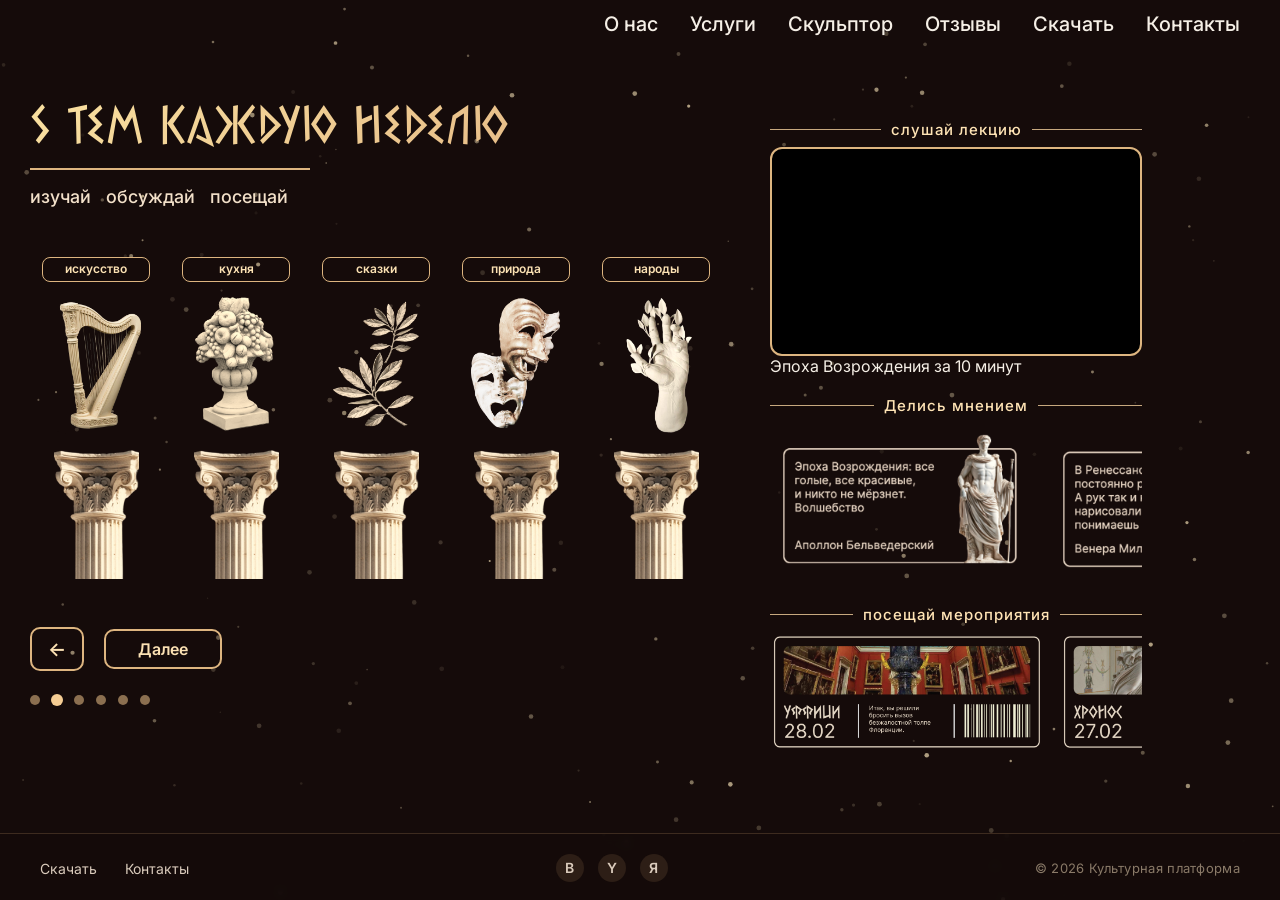
<file: services.html>
<!DOCTYPE html>
<html lang="ru">
<head>
    <meta charset="UTF-8">
    <meta name="viewport" content="width=device-width, initial-scale=1.0, user-scalable=yes">
    <title>Услуги | 5 тем каждую неделю</title>
    <link href="https://fonts.googleapis.com/css2?family=Inter:opsz,wght@14..32,300;400;500;600;700;800&display=swap" rel="stylesheet">
    <style>
        * { margin: 0; padding: 0; box-sizing: border-box; }
        html, body {
            background-color: #150B0A;
            font-family: 'Inter', sans-serif;
            color: #F5EFE6;
            height: 100%;
        }
        body {
            display: flex;
            flex-direction: column;
            height: 100vh;
            overflow: hidden;
        }
        #stars-canvas {
            position: fixed;
            top: 0;
            left: 0;
            width: 100%;
            height: 100%;
            display: block;
            pointer-events: none;
            z-index: 0;
        }
        .menu {
            position: fixed;
            top: 12px;
            right: 40px;
            display: flex;
            flex-wrap: wrap;
            gap: 2rem;
            list-style: none;
            font-family: 'Inter', sans-serif;
            font-size: 20px;
            font-weight: 500;
            background: transparent;
            padding: 0;
            margin: 0;
            z-index: 100;
        }
        .menu li {
            cursor: pointer;
            transition: color 0.2s;
            white-space: nowrap;
        }
        .menu li a {
            text-decoration: none;
            color: inherit;
        }
        .menu li:hover { color: #FFD996; }

        .main-wrapper {
            flex: 1;
            display: flex;
            flex-direction: column;
            overflow: hidden;
            position: relative;
            z-index: 2;
        }

        .page-container {
            flex: 1;
            display: flex;
            align-items: flex-start;
            justify-content: flex-start;
            max-width: 1600px;
            margin: 0 auto;
            padding: 80px 30px 20px 30px;
            gap: 20px;
            overflow-y: auto;
            width: 100%;
        }

        .services-content {
            width: 692px;
            flex-shrink: 0;
            padding-top: 20px;
        }

        .right-sidebar {
            width: 420px;
            flex-shrink: 0;
            margin-left: auto;
            margin-right: 100px;
            display: flex;
            flex-direction: column;
            gap: 20px;
            padding-right: 8px;
            padding-top: 40px;
        }
        .right-sidebar::-webkit-scrollbar {
            width: 4px;
        }
        .right-sidebar::-webkit-scrollbar-track {
            background: #2A1A16;
            border-radius: 4px;
        }
        .right-sidebar::-webkit-scrollbar-thumb {
            background: #DDB580;
            border-radius: 4px;
        }

        .double-line {
            display: flex;
            align-items: center;
            gap: 10px;
            margin: 0 0 8px 0;
        }
        .double-line hr {
            flex-grow: 1;
            height: 1px;
            background: #C6A87F;
            border: none;
        }
        .double-line span {
            font-family: 'Inter', sans-serif;
            font-size: 15px;
            font-weight: 500;
            color: #FFE4B5;
            letter-spacing: 1px;
            white-space: nowrap;
        }

        .video-container {
            position: relative;
            width: 100%;
            border-radius: 12px;
            border: 2px solid #DDB580;
            overflow: hidden;
            background: #000;
            aspect-ratio: 16 / 9;
        }
        .video-container iframe {
            width: 100%;
            height: 100%;
            display: block;
            border: none;
        }

        .review-scroll-container {
            overflow-x: auto;
            overflow-y: hidden;
            white-space: nowrap;
            display: flex;
            gap: 20px;
            padding-bottom: 10px;
        }
        .review-scroll-container::-webkit-scrollbar {
            height: 4px;
        }
        .review-scroll-container::-webkit-scrollbar-track {
            background: #2A1A16;
            border-radius: 4px;
        }
        .review-scroll-container::-webkit-scrollbar-thumb {
            background: #DDB580;
            border-radius: 4px;
        }
        .review-img-card {
            display: inline-block;
            flex-shrink: 0;
            width: 300px;
            height: auto;
            border-radius: 12px;
            overflow: hidden;
        }
        .review-img-card img {
            width: 100%;
            height: auto;
            display: block;
        }

        .events-scroll-container {
            overflow-x: auto;
            overflow-y: hidden;
            white-space: nowrap;
            display: flex;
            gap: 16px;
            padding-bottom: 10px;
        }
        .events-scroll-container::-webkit-scrollbar {
            height: 4px;
        }
        .events-scroll-container::-webkit-scrollbar-track {
            background: #2A1A16;
            border-radius: 4px;
        }
        .events-scroll-container::-webkit-scrollbar-thumb {
            background: #DDB580;
            border-radius: 4px;
        }
        .event-image {
            height: 120px;
            width: auto;
            object-fit: cover;
            flex-shrink: 0;
            cursor: pointer;
            transition: transform 0.2s;
        }
        .event-image:hover {
            transform: scale(1.02);
        }

        .weekly-title {
            font-family: 'Satyr SP', 'Satyr SP 230', 'Georgia', 'Times New Roman', serif;
            font-size: 56px;
            font-weight: 800;
            line-height: 1;
            letter-spacing: 2px;
            background: linear-gradient(135deg, #F9E0A0, #E0B07F);
            background-clip: text;
            -webkit-background-clip: text;
            color: transparent;
            margin-bottom: 12px;
        }
        .title-stripe {
            width: 280px;
            height: 2px;
            background: #DDB580;
            border: none;
            margin-bottom: 16px;
        }
        .sub-labels {
            font-family: 'Inter', sans-serif;
            font-size: 18px;
            font-weight: 500;
            line-height: 1.25;
            color: #F2E0C9;
            margin-bottom: 48px;
        }
        .themes-grid {
            width: 692px;
            display: flex;
            gap: 8px;
            justify-content: space-between;
            margin-bottom: 48px;
        }
        .theme-column {
            width: 132px;
            display: flex;
            flex-direction: column;
            align-items: center;
            cursor: pointer;
            transition: transform 0.2s;
        }
        .theme-column:hover {
            transform: scale(1.02);
        }
        .topic-btn {
            display: inline-block;
            width: 108px;
            height: 25px;
            background: transparent;
            border: 1.5px solid #DDB580;
            border-radius: 8px;
            font-family: 'Inter', sans-serif;
            font-size: 12px;
            font-weight: 600;
            color: #FCE2B4;
            text-align: center;
            line-height: 22px;
            cursor: pointer;
            transition: all 0.2s;
            margin-bottom: 12px;
            white-space: nowrap;
            user-select: none;
        }
        .topic-btn:hover {
            background: rgba(221, 181, 128, 0.15);
            border-color: #FFDA9E;
        }
        .main-img {
            width: 90px;
            height: 140px;
            object-fit: cover;
            border-radius: 8px;
            margin-bottom: 10px;
            display: block;
        }
        .common-img {
            width: 85px;
            height: 135px;
            object-fit: cover;
            border-radius: 8px;
            display: block;
        }


        .nav-buttons {
            display: flex;
            align-items: center;
            gap: 20px;
            margin-top: 32px;
            margin-bottom: 24px;
        }


        .btn-prev {
            display: inline-flex;
            align-items: center;
            justify-content: center;
            background: transparent;
            border: 2px solid #DDB580;
            border-radius: 10px;
            padding: 8px 16px;
            font-family: 'Inter', sans-serif;
            font-size: 1.2rem;
            font-weight: 600;
            color: #FCE2B4;
            cursor: pointer;
            transition: all 0.25s;
            text-decoration: none;
            min-width: 48px;
        }
        .btn-prev:hover {
            background: rgba(221, 181, 128, 0.1);
            border-color: #FFDA9E;
        }

        .btn-next {
            display: inline-block;
            width: fit-content;
            background: transparent;
            border: 2px solid #DDB580;
            border-radius: 10px;
            padding: 8px 32px;
            font-family: 'Inter', sans-serif;
            font-size: 1rem;
            font-weight: 600;
            color: #FCE2B4;
            cursor: pointer;
            transition: all 0.25s;
            text-decoration: none;
        }
        .btn-next:hover {
            background: rgba(221, 181, 128, 0.1);
            border-color: #FFDA9E;
        }
        .pagination-dots {
            display: flex;
            justify-content: flex-start;
            gap: 12px;
            margin-bottom: 0;
        }
        .dot {
            width: 10px;
            height: 10px;
            background-color: #8B6F50;
            border-radius: 50%;
            transition: 0.2s;
            cursor: pointer;
        }
        .dot.active {
            background-color: #F5CD94;
            transform: scale(1.2);
        }


        .site-footer {
            position: relative;
            z-index: 10;
            background: rgba(21, 11, 10, 0.85);
            backdrop-filter: blur(6px);
            border-top: 1px solid #3d2b1f;
            padding: 20px 40px 18px;
            display: flex;
            flex-wrap: wrap;
            justify-content: space-between;
            align-items: center;
            font-size: 14px;
            color: #c6b09a;
            flex-shrink: 0;
            margin-top: auto;
            gap: 16px 30px;
        }
        .footer-nav {
            display: flex;
            flex-wrap: wrap;
            gap: 18px 28px;
            list-style: none;
        }
        .footer-nav a {
            color: #dacbbc;
            text-decoration: none;
            transition: color 0.2s;
            font-weight: 400;
        }
        .footer-nav a:hover {
            color: #FFD996;
        }
        .footer-copy {
            font-size: 13px;
            color: #8a7a68;
            letter-spacing: 0.3px;
        }
        .footer-socials {
            display: flex;
            gap: 14px;
        }
        .footer-socials a {
            display: inline-block;
            width: 28px;
            height: 28px;
            background: #2d1e16;
            border-radius: 50%;
            text-align: center;
            line-height: 28px;
            font-size: 14px;
            font-weight: 600;
            color: #dacbbc;
            text-decoration: none;
            transition: 0.2s;
        }
        .footer-socials a:hover {
            background: #4d3424;
            color: #FFD996;
        }

        .audio-player {
            position: fixed;
            bottom: 30px;
            left: 50%;
            transform: translateX(-50%);
            background: rgba(21, 11, 10, 0.95);
            backdrop-filter: blur(8px);
            border: 1px solid #DDB580;
            border-radius: 60px;
            padding: 12px 24px;
            display: flex;
            align-items: center;
            gap: 16px;
            z-index: 200;
            box-shadow: 0 4px 20px rgba(0,0,0,0.5);
            animation: slideUp 0.3s ease-out;
        }
        .audio-player.hidden { display: none; }

        .play-pause-btn {
            width: 44px;
            height: 44px;
            border-radius: 50%;
            background: #DDB580;
            border: none;
            cursor: pointer;
            display: flex;
            align-items: center;
            justify-content: center;
            transition: all 0.2s;
            flex-shrink: 0;
        }
        .play-pause-btn:hover {
            background: #FFDA9E;
            transform: scale(1.05);
        }
        .play-pause-btn svg {
            width: 20px;
            height: 20px;
            fill: #150B0A;
        }

        .player-track-name {
            font-family: 'Inter', sans-serif;
            font-size: 14px;
            font-weight: 500;
            color: #FCE2B4;
            min-width: 100px;
        }

        .player-time {
            font-family: 'Inter', sans-serif;
            font-size: 12px;
            color: #C6A87F;
            min-width: 80px;
            text-align: center;
        }

        .player-progress {
            flex: 1;
            height: 4px;
            background: #2A1A16;
            border-radius: 4px;
            cursor: pointer;
            position: relative;
        }
        .player-progress-bar {
            width: 0%;
            height: 100%;
            background: #DDB580;
            border-radius: 4px;
            transition: width 0.1s linear;
        }

        .close-player {
            width: 32px;
            height: 32px;
            border-radius: 50%;
            background: transparent;
            border: 1px solid #DDB580;
            cursor: pointer;
            display: flex;
            align-items: center;
            justify-content: center;
            transition: all 0.2s;
            color: #FCE2B4;
            font-size: 18px;
            flex-shrink: 0;
        }
        .close-player:hover {
            background: rgba(221, 181, 128, 0.2);
            border-color: #FFDA9E;
        }

        @keyframes slideUp {
            from { opacity: 0; transform: translateX(-50%) translateY(20px); }
            to { opacity: 1; transform: translateX(-50%) translateY(0); }
        }

        @media (max-width: 1300px) {
            .page-container { gap: 30px; }
            .right-sidebar { width: 380px; }
            .review-img-card { width: 260px; }
        }
        @media (max-width: 1100px) {
            .page-container { flex-direction: column; align-items: flex-start; overflow-y: auto; height: auto; padding: 100px 20px 40px; }
            body { overflow-y: auto; height: auto; }
            html { overflow-y: auto; }
            .main-wrapper { overflow-y: auto; }
            .right-sidebar { width: 100%; max-height: none; margin-top: 30px; padding-top: 0; margin-right: 0; }
            .services-content { width: 100%; }
            .themes-grid { flex-wrap: wrap; justify-content: center; gap: 20px; width: 100%; }
            .site-footer { flex-direction: column; align-items: flex-start; padding: 16px 20px; gap: 10px; }
            .footer-nav { gap: 12px 20px; }
            .nav-buttons { justify-content: center; width: 100%; }
        }
        @media (max-width: 700px) {
            .menu { position: relative; top: 0; right: auto; justify-content: flex-end; margin-bottom: 20px; background: rgba(0,0,0,0.3); border-radius: 40px; padding: 6px 16px; }
            .audio-player { bottom: 20px; padding: 8px 16px; gap: 10px; flex-wrap: wrap; width: 90%; border-radius: 20px; }
            .play-pause-btn { width: 36px; height: 36px; }
            .player-track-name { font-size: 12px; min-width: 70px; }
            .player-time { font-size: 10px; min-width: 60px; }
            .review-img-card { width: 200px; }
            .site-footer { flex-direction: column; align-items: flex-start; padding: 16px 20px; gap: 10px; }
            .nav-buttons { margin-top: 24px; margin-bottom: 20px; }
        }
        @font-face {
            font-family: 'Satyr SP';
            src: url('font/SatyrSP.otf') format('opentype');
            font-weight: 800;
            font-style: normal;
            font-display: swap;
        }
    </style>
</head>
<body>
    <canvas id="stars-canvas"></canvas>

    <ul class="menu">
        <li><a href="index.html">О нас</a></li>
        <li>Услуги</li>
        <li><a href="sculptor.html">Скульптор</a></li>
        <li><a href="reviews.html">Отзывы</a></li>
        <li><a href="download.html">Скачать</a></li>
        <li><a href="contacts.html">Контакты</a></li>
    </ul>

    <div class="main-wrapper">
        <div class="page-container">
            <div class="services-content">
                <h1 class="weekly-title">5 тем каждую неделю</h1>
                <div class="title-stripe"></div>
                <div class="sub-labels">изучай &nbsp; обсуждай &nbsp; посещай</div>

                <div class="themes-grid">
                    <div class="theme-column" data-theme="искусство" data-audio="images/услуги/искусство.mp3">
                        <div class="topic-btn">искусство</div>
                        <img class="main-img" src="images/арфа.png" alt="арфа" onerror="this.src='data:image/svg+xml,%3Csvg%20xmlns%3D%22http%3A%2F%2Fwww.w3.org%2F2000%2Fsvg%22%20viewBox%3D%220%200%2090%20140%22%3E%3Crect%20width%3D%2290%22%20height%3D%22140%22%20fill%3D%22%23997a55%22%2F%3E%3C%2Fsvg%3E'">
                        <img class="common-img" src="images/2.png" alt="декор" onerror="this.src='data:image/svg+xml,%3Csvg%20xmlns%3D%22http%3A%2F%2Fwww.w3.org%2F2000%2Fsvg%22%20viewBox%3D%220%200%2085%20135%22%3E%3Crect%20width%3D%2285%22%20height%3D%22135%22%20fill%3D%22%23aa8866%22%2F%3E%3C%2Fsvg%3E'">
                    </div>
                    <div class="theme-column" data-theme="кухня" data-audio="images/услуги/кухня.mp3">
                        <div class="topic-btn">кухня</div>
                        <img class="main-img" src="images/фрукты.png" alt="фрукты" onerror="this.src='data:image/svg+xml,%3Csvg%20xmlns%3D%22http%3A%2F%2Fwww.w3.org%2F2000%2Fsvg%22%20viewBox%3D%220%200%2090%20140%22%3E%3Crect%20width%3D%2290%22%20height%3D%22140%22%20fill%3D%22%23997a55%22%2F%3E%3C%2Fsvg%3E'">
                        <img class="common-img" src="images/2.png" alt="декор" onerror="this.src='data:image/svg+xml,%3Csvg%20xmlns%3D%22http%3A%2F%2Fwww.w3.org%2F2000%2Fsvg%22%20viewBox%3D%220%200%2085%20135%22%3E%3Crect%20width%3D%2285%22%20height%3D%22135%22%20fill%3D%22%23aa8866%22%2F%3E%3C%2Fsvg%3E'">
                    </div>
                    <div class="theme-column" data-theme="сказки" data-audio="images/услуги/сказки.mp3">
                        <div class="topic-btn">сказки</div>
                        <img class="main-img" src="images/олива.png" alt="олива" onerror="this.src='data:image/svg+xml,%3Csvg%20xmlns%3D%22http%3A%2F%2Fwww.w3.org%2F2000%2Fsvg%22%20viewBox%3D%220%200%2090%20140%22%3E%3Crect%20width%3D%2290%22%20height%3D%22140%22%20fill%3D%22%23997a55%22%2F%3E%3C%2Fsvg%3E'">
                        <img class="common-img" src="images/2.png" alt="декор" onerror="this.src='data:image/svg+xml,%3Csvg%20xmlns%3D%22http%3A%2F%2Fwww.w3.org%2F2000%2Fsvg%22%20viewBox%3D%220%200%2085%20135%22%3E%3Crect%20width%3D%2285%22%20height%3D%22135%22%20fill%3D%22%23aa8866%22%2F%3E%3C%2Fsvg%3E'">
                    </div>
                    <div class="theme-column" data-theme="природа" data-audio="images/услуги/природа.mp3">
                        <div class="topic-btn">природа</div>
                        <img class="main-img" src="images/маски.png" alt="маски" onerror="this.src='data:image/svg+xml,%3Csvg%20xmlns%3D%22http%3A%2F%2Fwww.w3.org%2F2000%2Fsvg%22%20viewBox%3D%220%200%2090%20140%22%3E%3Crect%20width%3D%2290%22%20height%3D%22140%22%20fill%3D%22%23997a55%22%2F%3E%3C%2Fsvg%3E'">
                        <img class="common-img" src="images/2.png" alt="декор" onerror="this.src='data:image/svg+xml,%3Csvg%20xmlns%3D%22http%3A%2F%2Fwww.w3.org%2F2000%2Fsvg%22%20viewBox%3D%220%200%2085%20135%22%3E%3Crect%20width%3D%2285%22%20height%3D%22135%22%20fill%3D%22%23aa8866%22%2F%3E%3C%2Fsvg%3E'">
                    </div>
                    <div class="theme-column" data-theme="народы" data-audio="images/услуги/народы.mp3">
                        <div class="topic-btn">народы</div>
                        <img class="main-img" src="images/рука.png" alt="рука" onerror="this.src='data:image/svg+xml,%3Csvg%20xmlns%3D%22http%3A%2F%2Fwww.w3.org%2F2000%2Fsvg%22%20viewBox%3D%220%200%2090%20140%22%3E%3Crect%20width%3D%2290%22%20height%3D%22140%22%20fill%3D%22%23997a55%22%2F%3E%3C%2Fsvg%3E'">
                        <img class="common-img" src="images/2.png" alt="декор" onerror="this.src='data:image/svg+xml,%3Csvg%20xmlns%3D%22http%3A%2F%2Fwww.w3.org%2F2000%2Fsvg%22%20viewBox%3D%220%200%2085%20135%22%3E%3Crect%20width%3D%2285%22%20height%3D%22135%22%20fill%3D%22%23aa8866%22%2F%3E%3C%2Fsvg%3E'">
                    </div>
                </div>

                <div class="nav-buttons">
                    <a href="index.html" class="btn-prev">←</a>
                    <a href="sculptor.html" class="btn-next" id="nextButton">Далее</a>
                </div>
                <div class="pagination-dots" id="paginationDots">
                    <div class="dot"></div>
                    <div class="dot active"></div>
                    <div class="dot"></div>
                    <div class="dot"></div>
                    <div class="dot"></div>
                    <div class="dot"></div>
                </div>
            </div>

            <div class="right-sidebar">
                <div>
                    <div class="double-line"><hr><span>слушай лекцию</span><hr></div>
                    <div class="video-container" id="videoContainer">
                        <iframe
                            src="https://www.youtube.com/embed/8zdXzQaxIqk"
                            title="Эпоха Возрождения за 10 минут"
                            frameborder="0"
                            allow="accelerometer; autoplay; clipboard-write; encrypted-media; gyroscope; picture-in-picture; web-share"
                            allowfullscreen>
                        </iframe>
                    </div>
                    <div class="video-subtitle">Эпоха Возрождения за 10 минут</div>
                </div>

                <div>
                    <div class="double-line"><hr><span>Делись мнением</span><hr></div>
                    <div class="review-scroll-container" id="reviewScroll">
                        <div class="review-img-card"><img src="images/оо1.png" alt="мнение 1" onerror="this.src='data:image/svg+xml,%3Csvg%20xmlns%3D%22http%3A%2F%2Fwww.w3.org%2F2000%2Fsvg%22%20viewBox%3D%220%200%20300%20200%22%3E%3Crect%20width%3D%22300%22%20height%3D%22200%22%20fill%3D%22%23997a55%22%2F%3E%3C%2Fsvg%3E'"></div>
                        <div class="review-img-card"><img src="images/оо2.png" alt="мнение 2" onerror="this.src='data:image/svg+xml,%3Csvg%20xmlns%3D%22http%3A%2F%2Fwww.w3.org%2F2000%2Fsvg%22%20viewBox%3D%220%200%20300%20200%22%3E%3Crect%20width%3D%22300%22%20height%3D%22200%22%20fill%3D%22%23997a55%22%2F%3E%3C%2Fsvg%3E'"></div>
                    </div>
                </div>

                <div>
                    <div class="double-line"><hr><span>посещай мероприятия</span><hr></div>
                    <div class="events-scroll-container" id="eventsContainer">
                        <img src="images/Безымянный-1_Монтажная область 1 копия 2.png" alt="мероприятие 1" class="event-image">
                        <img src="images/Безымянный-1_Монтажная область 1 копия.png" alt="мероприятие 2" class="event-image">
                        <img src="images/Безымянный-1_Монтажная область 1.png" alt="мероприятие 3" class="event-image">
                    </div>
                </div>
            </div>
        </div>
    </div>

    <!-- FOOTER -->
    <footer class="site-footer">
        <ul class="footer-nav">
            <li><a href="download.html">Скачать</a></li>
            <li><a href="contacts.html">Контакты</a></li>
        </ul>
        <div class="footer-socials">
            <a href="https://vk.com" target="_blank" title="ВК">В</a>
            <a href="https://youtube.com" target="_blank" title="YouTube">Y</a>
            <a href="https://yandex.ru" target="_blank" title="Яндекс">Я</a>
        </div>
        <div class="footer-copy">© 2026 Культурная платформа</div>
    </footer>

    <div id="audioPlayer" class="audio-player hidden">
        <button id="playPauseBtn" class="play-pause-btn">
            <svg viewBox="0 0 24 24"><polygon points="5 3 19 12 5 21 5 3" fill="#150B0A"/></svg>
        </button>
        <span id="playerTrackName" class="player-track-name"></span>
        <div class="player-progress" id="playerProgress">
            <div class="player-progress-bar" id="playerProgressBar"></div>
        </div>
        <span id="playerTime" class="player-time">0:00 / 0:00</span>
        <button id="closePlayerBtn" class="close-player">✕</button>
    </div>

    <script>

        const canvas = document.getElementById('stars-canvas');
        const ctx = canvas.getContext('2d');
        let stars = [];
        const starCount = 200;
        function initStars() {
            stars = [];
            for (let i = 0; i < starCount; i++) {
                stars.push({
                    x: Math.random() * canvas.width, y: Math.random() * canvas.height,
                    radius: Math.random() * 2 + 0.8, alpha: Math.random() * 0.5 + 0.2,
                    speedX: (Math.random() - 0.5) * 0.4, speedY: (Math.random() - 0.5) * 0.2 + 0.15,
                    twinkle: Math.random() * 0.05 + 0.01,
                });
            }
        }
        function resizeCanvas() { canvas.width = window.innerWidth; canvas.height = window.innerHeight; initStars(); }
        function drawStars() {
            ctx.clearRect(0, 0, canvas.width, canvas.height);
            ctx.fillStyle = '#150B0A';
            ctx.fillRect(0, 0, canvas.width, canvas.height);
            for (const s of stars) {
                ctx.beginPath();
                ctx.arc(s.x, s.y, s.radius, 0, Math.PI * 2);
                const twinkle = 0.6 + 0.4 * Math.sin(Date.now() * 0.002 * s.twinkle * 10);
                const opacity = Math.min(s.alpha * twinkle, 0.9);
                ctx.fillStyle = `rgba(255, 235, 190, ${opacity})`;
                ctx.fill();
            }
        }
        function updateStars() {
            for (const s of stars) {
                s.x += s.speedX; s.y += s.speedY;
                if (s.x < -20) s.x = canvas.width + 20;
                if (s.x > canvas.width + 20) s.x = -20;
                if (s.y < -20) s.y = canvas.height + 20;
                if (s.y > canvas.height + 20) s.y = -20;
                s.radius = Math.max(0.7, Math.min(2.4, s.radius + (Math.random() - 0.5) * 0.03));
            }
        }
        function animateStars() { updateStars(); drawStars(); requestAnimationFrame(animateStars); }
        window.addEventListener('resize', resizeCanvas);
        resizeCanvas();
        animateStars();

        const audioPlayer = document.getElementById('audioPlayer');
        const playPauseBtn = document.getElementById('playPauseBtn');
        const playerTrackName = document.getElementById('playerTrackName');
        const playerProgress = document.getElementById('playerProgress');
        const playerProgressBar = document.getElementById('playerProgressBar');
        const playerTimeSpan = document.getElementById('playerTime');
        const closePlayerBtn = document.getElementById('closePlayerBtn');

        let currentAudio = null;
        let currentTheme = '';
        let audioUpdateInterval = null;

        function formatTime(seconds) {
            if (isNaN(seconds) || !isFinite(seconds) || seconds < 0) return '0:00';
            const mins = Math.floor(seconds / 60);
            const secs = Math.floor(seconds % 60);
            return mins + ':' + (secs < 10 ? '0' : '') + secs;
        }

        function updatePlayerUI() {
            if (currentAudio && currentAudio.duration && !isNaN(currentAudio.duration)) {
                const progress = (currentAudio.currentTime / currentAudio.duration) * 100;
                playerProgressBar.style.width = progress + '%';
                playerTimeSpan.textContent = formatTime(currentAudio.currentTime) + ' / ' + formatTime(currentAudio.duration);
            }
        }

        function startAudioUpdate() {
            if (audioUpdateInterval) clearInterval(audioUpdateInterval);
            audioUpdateInterval = setInterval(updatePlayerUI, 200);
        }

        function stopAudioUpdate() {
            if (audioUpdateInterval) {
                clearInterval(audioUpdateInterval);
                audioUpdateInterval = null;
            }
        }

        function togglePlayPause() {
            if (!currentAudio) return;
            if (currentAudio.paused) {
                currentAudio.play().catch(e => console.log('Audio play error:', e));
                playPauseBtn.innerHTML = `<svg viewBox="0 0 24 24"><rect x="6" y="4" width="4" height="16" fill="#150B0A"/><rect x="14" y="4" width="4" height="16" fill="#150B0A"/></svg>`;
                startAudioUpdate();
            } else {
                currentAudio.pause();
                playPauseBtn.innerHTML = `<svg viewBox="0 0 24 24"><polygon points="5 3 19 12 5 21 5 3" fill="#150B0A"/></svg>`;
                stopAudioUpdate();
            }
        }

        function closePlayer() {
            if (currentAudio) {
                currentAudio.pause();
                currentAudio.currentTime = 0;
                stopAudioUpdate();
            }
            audioPlayer.classList.add('hidden');
            currentAudio = null;
            currentTheme = '';
            playPauseBtn.innerHTML = `<svg viewBox="0 0 24 24"><polygon points="5 3 19 12 5 21 5 3" fill="#150B0A"/></svg>`;
            playerProgressBar.style.width = '0%';
            playerTimeSpan.textContent = '0:00 / 0:00';
        }

        document.querySelectorAll('.theme-column').forEach(col => {
            col.addEventListener('click', function(e) {
                const audioSrc = this.dataset.audio;
                const themeName = this.dataset.theme;
                if (!audioSrc) return;

                if (currentAudio && currentTheme === themeName) {
                    togglePlayPause();
                    return;
                }

                if (currentAudio) {
                    currentAudio.pause();
                    currentAudio.currentTime = 0;
                    stopAudioUpdate();
                }

                currentTheme = themeName;
                currentAudio = new Audio(audioSrc);

                playerTrackName.textContent = themeName.charAt(0).toUpperCase() + themeName.slice(1);
                audioPlayer.classList.remove('hidden');
                playerProgressBar.style.width = '0%';
                playerTimeSpan.textContent = '0:00 / 0:00';

                currentAudio.addEventListener('loadedmetadata', function() {
                    playerTimeSpan.textContent = '0:00 / ' + formatTime(currentAudio.duration);
                });

                currentAudio.addEventListener('play', function() {
                    playPauseBtn.innerHTML = `<svg viewBox="0 0 24 24"><rect x="6" y="4" width="4" height="16" fill="#150B0A"/><rect x="14" y="4" width="4" height="16" fill="#150B0A"/></svg>`;
                    startAudioUpdate();
                });

                currentAudio.addEventListener('pause', function() {
                    playPauseBtn.innerHTML = `<svg viewBox="0 0 24 24"><polygon points="5 3 19 12 5 21 5 3" fill="#150B0A"/></svg>`;
                    stopAudioUpdate();
                });

                currentAudio.addEventListener('ended', function() {
                    playPauseBtn.innerHTML = `<svg viewBox="0 0 24 24"><polygon points="5 3 19 12 5 21 5 3" fill="#150B0A"/></svg>`;
                    stopAudioUpdate();
                    playerProgressBar.style.width = '100%';
                    playerTimeSpan.textContent = formatTime(currentAudio.duration) + ' / ' + formatTime(currentAudio.duration);
                });

                currentAudio.addEventListener('error', function(e) {
                    console.log('Audio error:', e);
                    playerTrackName.textContent = '❌ Ошибка';
                });

                currentAudio.load();
                currentAudio.play().catch(e => console.log('Audio play error:', e));
            });
        });

        playPauseBtn.addEventListener('click', togglePlayPause);

        playerProgress.addEventListener('click', function(e) {
            if (!currentAudio || !currentAudio.duration) return;
            const rect = this.getBoundingClientRect();
            const x = e.clientX - rect.left;
            const percent = Math.max(0, Math.min(1, x / rect.width));
            currentAudio.currentTime = percent * currentAudio.duration;
            updatePlayerUI();
        });

        closePlayerBtn.addEventListener('click', closePlayer);

        document.addEventListener('keydown', function(e) {
            if (e.key === 'Escape') closePlayer();
        });

        console.log('Аудиоплеер готов.');
    </script>
</body>
</html>
</file>
